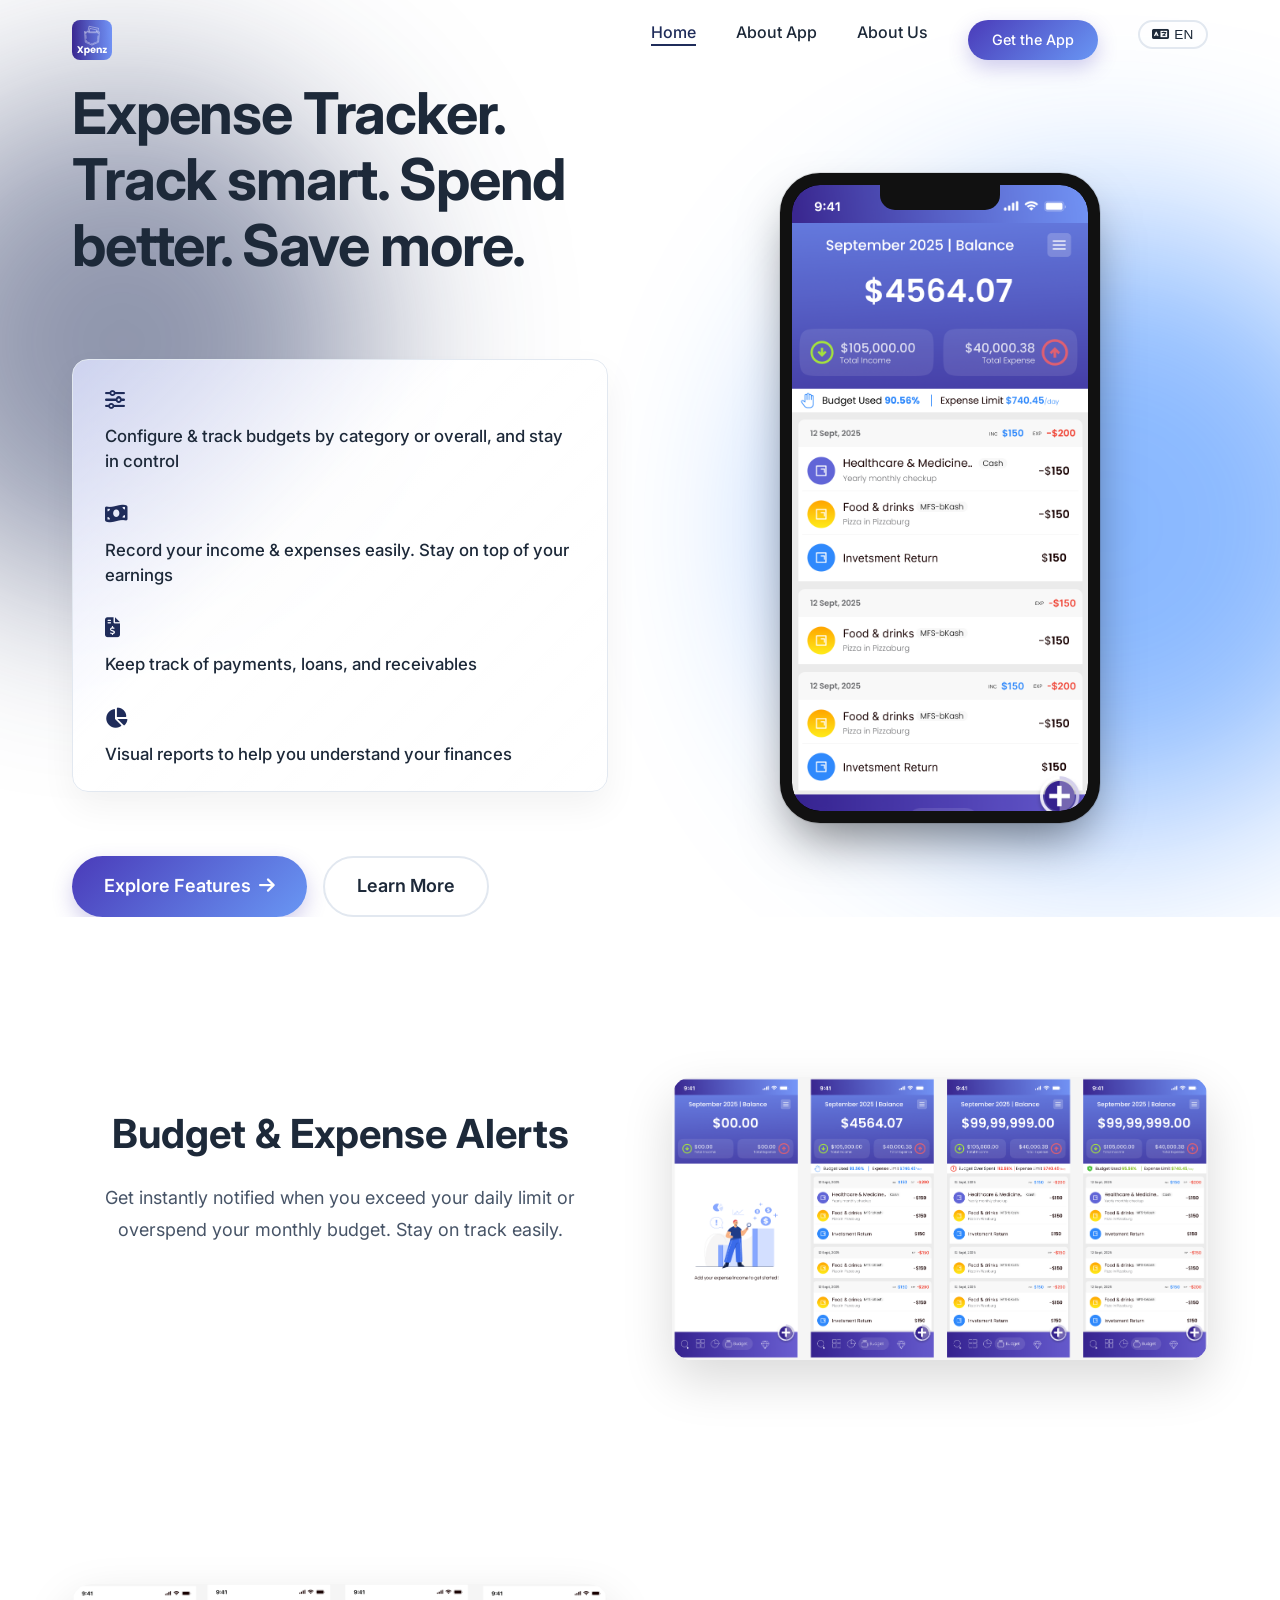
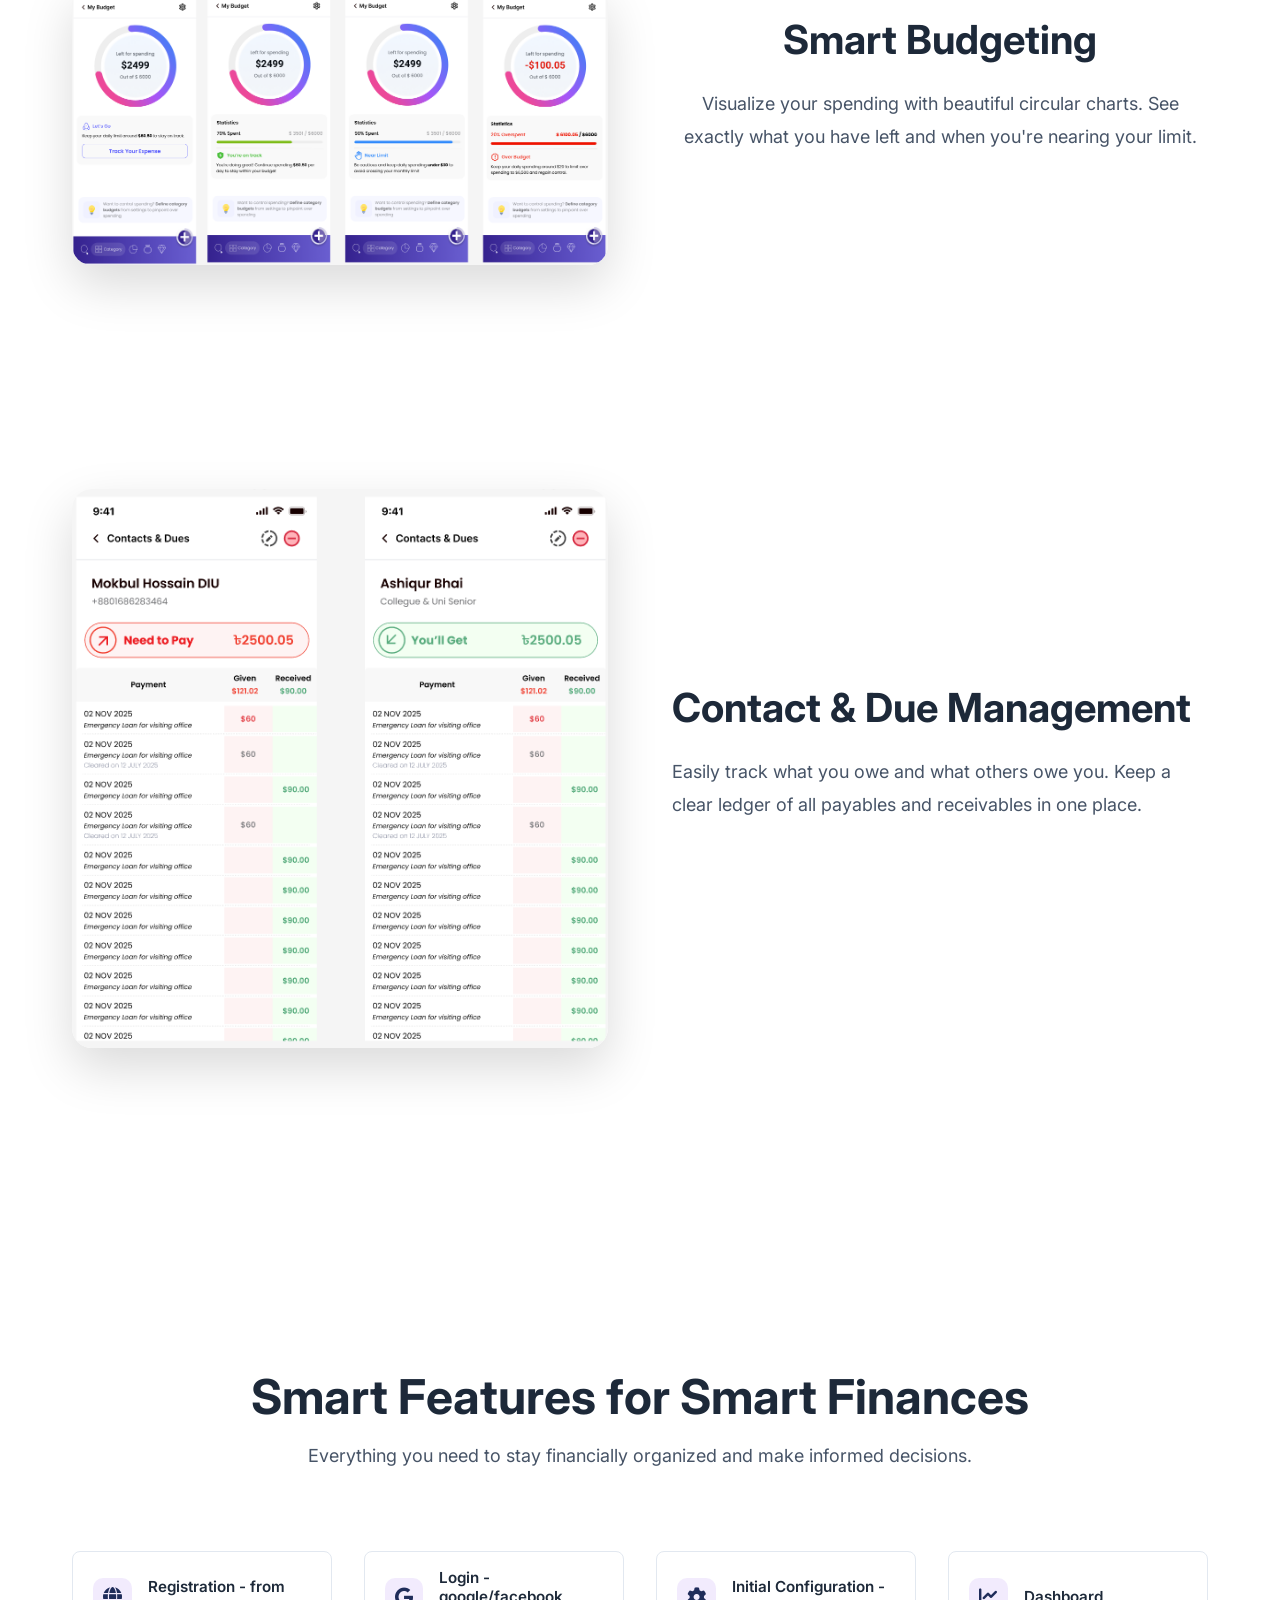
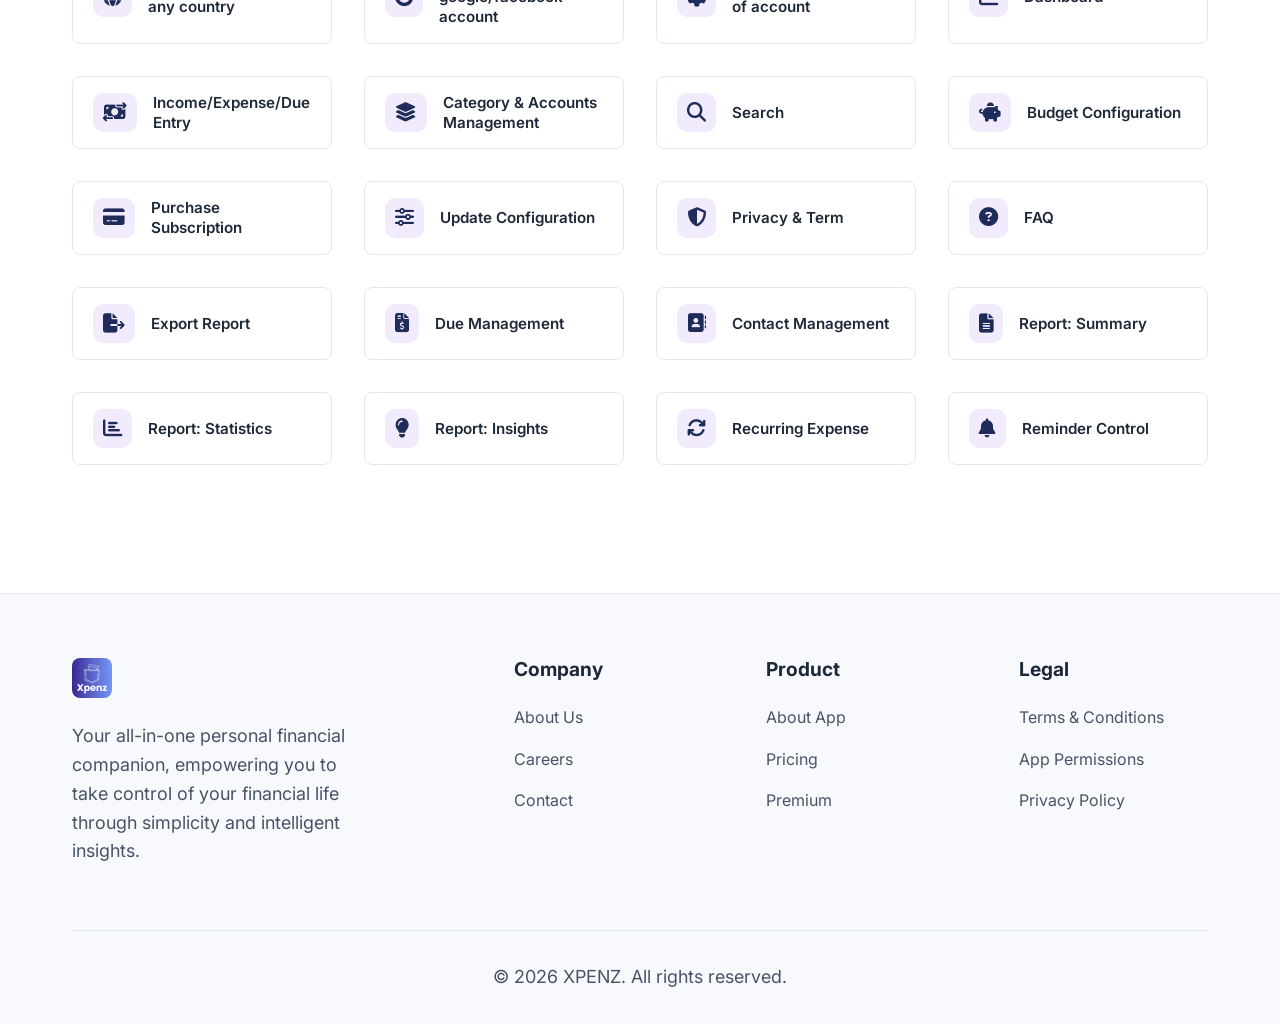
<file: index.html>
<!DOCTYPE html>
<html lang="en">

<head>
    <meta charset="UTF-8">
    <meta name="viewport" content="width=device-width, initial-scale=1.0">
    <title>Xpenz – Smart Personal Finance & Expense Tracker</title>
    <meta name="description"
        content="Xpenz is a modern personal finance and expense tracking application designed to help individuals manage their money effortlessly.">
    <link rel="icon" type="image/svg+xml" href="assets/images/logo.svg">
    <link rel="stylesheet" href="css/style.css">
    <link rel="stylesheet" href="css/mockup.css">
    <link rel="stylesheet" href="https://cdnjs.cloudflare.com/ajax/libs/font-awesome/6.4.0/css/all.min.css">
</head>

<body>

    <!-- Navigation -->
    <header>
        <div class="container nav-container">
            <a href="index.html" class="logo">
                <img src="assets/images/logo.svg" alt="Xpenz Logo" style="height: 40px; border-radius: 8px;">
            </a>
            <ul class="nav-links">
                <li><a href="index.html" class="active" data-i18n="nav_home">Home</a></li>
                <li><a href="about-app.html" data-i18n="nav_about_app">About App</a></li>
                <li><a href="about-us.html" data-i18n="nav_about_us">About Us</a></li>
                <li><a href="#download" class="btn btn-primary" style="padding: 0.5rem 1.5rem; font-size: 0.9rem;"
                        data-i18n="nav_get_app">Get the App</a></li>
                <li>
                    <button id="lang-toggle" class="btn-outline"
                        style="padding: 0.3rem 0.8rem; font-size: 0.85rem; border-radius: 20px; display: flex; align-items: center; gap: 5px; cursor: pointer; background: transparent; border: 2px solid var(--glass-border); color: var(--text-main);">
                        <i class="fa-solid fa-language"></i> <span id="lang-toggle-text">EN</span>
                    </button>
                </li>
            </ul>
            <button class="mobile-menu-btn">
                <i class="fa-solid fa-bars"></i>
            </button>
        </div>
    </header>

    <!-- Hero Section -->
    <section class="hero">
        <div class="blob blob-1"></div>
        <div class="blob blob-2"></div>

        <div class="container hero-grid">
            <div class="hero-content fade-in-up">
                <h1 data-i18n="hero_title"
                    style="font-size: clamp(2.5rem, 4.5vw, 3.8rem); line-height: 1.15; margin-bottom: 1rem; letter-spacing: -0.02em;">
                    Expense Tracker. Track smart. Spend better. Save more.</h1>

                <div class="hero-features-list-card">
                    <div class="hero-list-item">
                        <div class="icon"><i class="fa-solid fa-sliders"></i></div>
                        <p data-i18n="tagline_1">Configure & track budgets by category or overall, and stay in control
                        </p>
                    </div>
                    <div class="hero-list-item">
                        <div class="icon"><i class="fa-solid fa-money-bill-wave"></i></div>
                        <p data-i18n="tagline_2">Record your income & expenses easily. Stay on top of your earnings</p>
                    </div>
                    <div class="hero-list-item">
                        <div class="icon"><i class="fa-solid fa-file-invoice-dollar"></i></div>
                        <p data-i18n="tagline_3">Keep track of payments, loans, and receivables</p>
                    </div>
                    <div class="hero-list-item">
                        <div class="icon"><i class="fa-solid fa-chart-pie"></i></div>
                        <p data-i18n="tagline_4">Visual reports to help you understand your finances</p>
                    </div>
                </div>

                <div class="hero-buttons">
                    <a href="#features" class="btn btn-primary"><span data-i18n="btn_explore">Explore Features</span> <i
                            class="fa-solid fa-arrow-right" style="margin-left: 8px;"></i></a>
                    <a href="about-app.html" class="btn btn-outline" data-i18n="btn_learn">Learn More</a>
                </div>
            </div>
            <div class="hero-image-wrapper fade-in-up" style="transition-delay: 0.2s;">
                <div class="phone-frame">
                    <img src="assets/images/pocket-tracker.png" alt="PocketTracker Interface" class="phone-screen">
                </div>
            </div>
        </div>
    </section>

    <!-- Feature Highlights Sections -->
    <section class="highlights-section" style="padding: 4rem 0;">
        <div class="container">
            <!-- Highlight 1: Budget Alerts (Wide Image -> Text Up) -->
            <div class="feature-highlight layout-stacked fade-in-up" style="margin-bottom: 2rem;">
                <div class="highlight-content text-center"
                    style="text-align: center; max-width: 800px; margin: 0 auto 3rem auto;">
                    <h2 data-i18n="hl1_title" style="font-size: 2.5rem; margin-bottom: 1.5rem;">Budget & Expense Alerts
                    </h2>
                    <p data-i18n="hl1_desc" style="font-size: 1.125rem; color: var(--text-muted); line-height: 1.8;">Get
                        instantly notified when you exceed your daily limit or overspend your monthly budget. Stay on
                        track easily.</p>
                </div>
                <div class="highlight-image wide-image">
                    <img src="assets/images/sc1.png" alt="Budget Expense Alerts" class="feature-screenshot"
                        style="width: 100%; height: auto; border-radius: 20px; box-shadow: 0 20px 50px rgba(0,0,0,0.15);">
                </div>
            </div>



            <!-- Highlight 3: Smart Budgeting (Very Wide Image -> Text Up) -->
            <div class="feature-highlight layout-stacked fade-in-up" style="margin-bottom: 2rem;">
                <div class="highlight-content text-center"
                    style="text-align: center; max-width: 800px; margin: 0 auto 3rem auto;">
                    <h2 data-i18n="hl3_title" style="font-size: 2.5rem; margin-bottom: 1.5rem;">Smart Budgeting</h2>
                    <p data-i18n="hl3_desc" style="font-size: 1.125rem; color: var(--text-muted); line-height: 1.8;">
                        Visualize your spending with beautiful circular charts. See exactly what you have left and when
                        you're nearing your limit.</p>
                </div>
                <div class="highlight-image wide-image">
                    <img src="assets/images/sc3.png" alt="Smart Budgeting" class="feature-screenshot"
                        style="width: 100%; height: auto; border-radius: 20px; box-shadow: 0 20px 50px rgba(0,0,0,0.15);">
                </div>
            </div>

            <!-- Highlight 4: Contact & Due Management (Medium Wide Image -> Text Side) -->
            <div class="feature-highlight layout-side reverse fade-in-up"
                style="margin-bottom: 2rem; display: grid; grid-template-columns: 1fr 1fr; gap: 4rem; align-items: center;">
                <div class="highlight-image" style="order: 1; display: flex; justify-content: center;">
                    <img src="assets/images/sc4.png" alt="Contact and Due Management"
                        class="feature-screenshot shadow-img"
                        style="width: 100%; height: auto; border-radius: 20px; box-shadow: 0 20px 50px rgba(0,0,0,0.15);">
                </div>
                <div class="highlight-content" style="order: 2;">
                    <h2 data-i18n="hl4_title" style="font-size: 2.5rem; margin-bottom: 1.5rem;">Contact & Due Management
                    </h2>
                    <p data-i18n="hl4_desc" style="font-size: 1.125rem; color: var(--text-muted); line-height: 1.8;">
                        Easily track what you owe and what others owe you. Keep a clear ledger of all payables and
                        receivables in one place.</p>
                </div>
            </div>
        </div>
    </section>

    <!-- Features Section -->
    <section id="features" class="section">
        <div class="container">
            <div class="section-header fade-in-up">
                <h2 data-i18n="features_title">Smart Features for <span class="text-gradient">Smart Finances</span></h2>
                <p data-i18n="features_desc">Everything you need to stay financially organized and make informed
                    decisions.</p>
            </div>

            <div class="features-grid">
                <div class="feature-card-small fade-in-up"><i class="fa-solid fa-globe"></i>
                    <h3 data-i18n="feature_reg">Registration - from any country</h3>
                </div>
                <div class="feature-card-small fade-in-up" style="transition-delay: 0.05s;"><i
                        class="fa-brands fa-google"></i>
                    <h3 data-i18n="feature_login">Login - google/facebook account</h3>
                </div>
                <div class="feature-card-small fade-in-up" style="transition-delay: 0.1s;"><i
                        class="fa-solid fa-gear"></i>
                    <h3 data-i18n="feature_config">Initial Configuration - of account</h3>
                </div>
                <div class="feature-card-small fade-in-up" style="transition-delay: 0.15s;"><i
                        class="fa-solid fa-chart-line"></i>
                    <h3 data-i18n="feature_dash">Dashboard</h3>
                </div>
                <div class="feature-card-small fade-in-up" style="transition-delay: 0.2s;"><i
                        class="fa-solid fa-money-bill-transfer"></i>
                    <h3 data-i18n="feature_entry">Income/Expense/Due Entry</h3>
                </div>
                <div class="feature-card-small fade-in-up" style="transition-delay: 0.05s;"><i
                        class="fa-solid fa-layer-group"></i>
                    <h3 data-i18n="feature_cat">Category & Accounts Management</h3>
                </div>
                <div class="feature-card-small fade-in-up" style="transition-delay: 0.1s;"><i
                        class="fa-solid fa-magnifying-glass"></i>
                    <h3 data-i18n="feature_search">Search</h3>
                </div>
                <div class="feature-card-small fade-in-up" style="transition-delay: 0.15s;"><i
                        class="fa-solid fa-piggy-bank"></i>
                    <h3 data-i18n="feature_budget">Budget Configuration</h3>
                </div>
                <div class="feature-card-small fade-in-up" style="transition-delay: 0.2s;"><i
                        class="fa-solid fa-credit-card"></i>
                    <h3 data-i18n="feature_sub">Purchase Subscription</h3>
                </div>
                <div class="feature-card-small fade-in-up" style="transition-delay: 0.05s;"><i
                        class="fa-solid fa-sliders"></i>
                    <h3 data-i18n="feature_update">Update Configuration</h3>
                </div>
                <div class="feature-card-small fade-in-up" style="transition-delay: 0.1s;"><i
                        class="fa-solid fa-shield-halved"></i>
                    <h3 data-i18n="feature_privacy">Privacy & Term</h3>
                </div>
                <div class="feature-card-small fade-in-up" style="transition-delay: 0.15s;"><i
                        class="fa-solid fa-circle-question"></i>
                    <h3 data-i18n="feature_faq">FAQ</h3>
                </div>
                <div class="feature-card-small fade-in-up" style="transition-delay: 0.2s;"><i
                        class="fa-solid fa-file-export"></i>
                    <h3 data-i18n="feature_export">Export Report</h3>
                </div>
                <div class="feature-card-small fade-in-up" style="transition-delay: 0.05s;"><i
                        class="fa-solid fa-file-invoice-dollar"></i>
                    <h3 data-i18n="feature_due">Due Management</h3>
                </div>
                <div class="feature-card-small fade-in-up" style="transition-delay: 0.1s;"><i
                        class="fa-solid fa-address-book"></i>
                    <h3 data-i18n="feature_contact">Contact Management</h3>
                </div>
                <div class="feature-card-small fade-in-up" style="transition-delay: 0.15s;"><i
                        class="fa-solid fa-file-lines"></i>
                    <h3 data-i18n="feature_rep_sum">Report : Summary</h3>
                </div>
                <div class="feature-card-small fade-in-up" style="transition-delay: 0.2s;"><i
                        class="fa-solid fa-chart-bar"></i>
                    <h3 data-i18n="feature_rep_stat">Report : Statistics</h3>
                </div>
                <div class="feature-card-small fade-in-up" style="transition-delay: 0.05s;"><i
                        class="fa-solid fa-lightbulb"></i>
                    <h3 data-i18n="feature_rep_ins">Report : Insights</h3>
                </div>
                <div class="feature-card-small fade-in-up" style="transition-delay: 0.1s;"><i
                        class="fa-solid fa-arrows-rotate"></i>
                    <h3 data-i18n="feature_recur">Recurring Expense</h3>
                </div>
                <div class="feature-card-small fade-in-up" style="transition-delay: 0.15s;"><i
                        class="fa-solid fa-bell"></i>
                    <h3 data-i18n="feature_remind">Reminder Control</h3>
                </div>
            </div>
        </div>
    </section>

    <!-- Footer -->
    <footer>
        <div class="container">
            <div class="footer-grid">
                <div class="footer-brand">
                    <a href="index.html" class="logo">
                        <img src="assets/images/logo.svg" alt="Xpenz Logo" style="height: 40px; border-radius: 8px;">
                    </a>
                    <p data-i18n="footer_brand_desc">Your all-in-one personal financial companion, empowering you to
                        take control of your financial life through simplicity and intelligent insights.</p>
                </div>

                <div class="footer-links">
                    <h4 data-i18n="footer_company">Company</h4>
                    <ul>
                        <li><a href="about-us.html" data-i18n="nav_about_us">About Us</a></li>
                        <li><a href="#" data-i18n="footer_careers">Careers</a></li>
                        <li><a href="contact.html" data-i18n="footer_contact">Contact</a></li>
                    </ul>
                </div>

                <div class="footer-links">
                    <h4 data-i18n="footer_product">Product</h4>
                    <ul>
                        <li><a href="about-app.html" data-i18n="nav_about_app">Features</a></li>
                        <li><a href="#" data-i18n="footer_pricing">Pricing</a></li>
                        <li><a href="about-app.html#premium" data-i18n="footer_premium">Premium</a></li>
                    </ul>
                </div>

                <div class="footer-links">
                    <h4 data-i18n="footer_legal">Legal</h4>
                    <ul>
                        <li><a href="terms.html" data-i18n="footer_terms">Terms & Conditions</a></li>
                        <li><a href="permissions.html" data-i18n="footer_permissions">App Permissions</a></li>
                        <li><a href="terms.html" data-i18n="footer_privacy">Privacy Policy</a></li>
                    </ul>
                </div>
            </div>

            <div class="footer-bottom">
                <p data-i18n="footer_copyright">&copy; 2026 Xpenz. All rights reserved.</p>
            </div>
        </div>
    </footer>

    <script src="js/main.js"></script>
    <script src="js/i18n.js"></script>
</body>

</html>
</file>
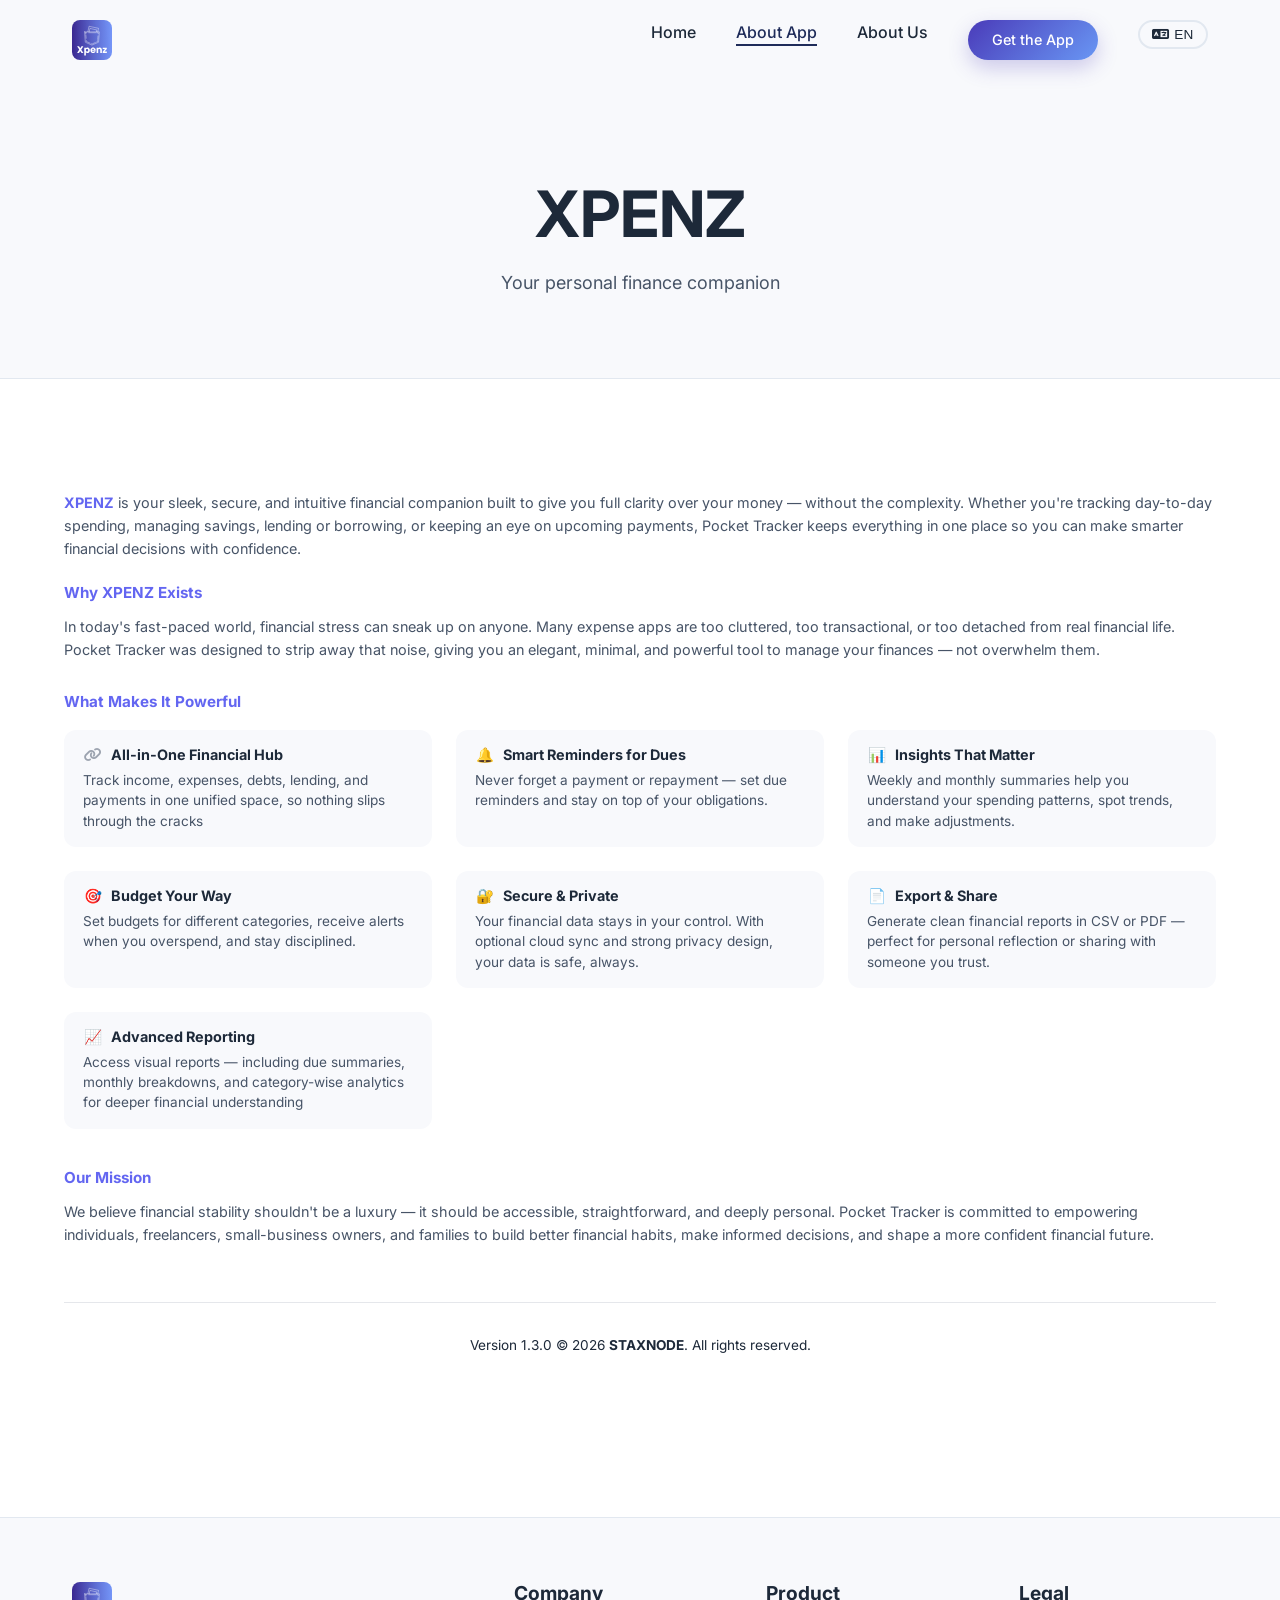
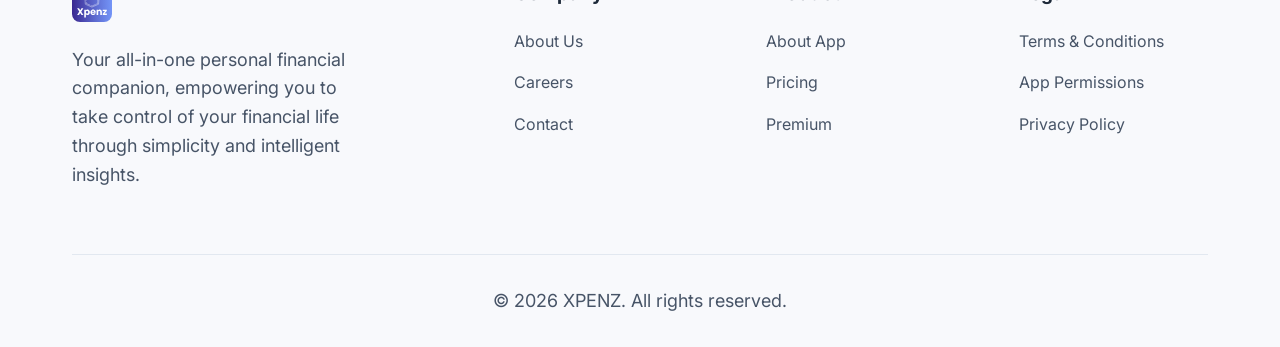
<file: about-app.html>
<!DOCTYPE html>
<html lang="en">

<head>
    <meta charset="UTF-8">
    <meta name="viewport" content="width=device-width, initial-scale=1.0">
    <title>About App - Xpenz Tracker</title>
    <link rel="icon" type="image/svg+xml" href="assets/images/logo.svg">
    <link rel="stylesheet" href="css/style.css">
    <link rel="stylesheet" href="https://cdnjs.cloudflare.com/ajax/libs/font-awesome/6.4.0/css/all.min.css">
</head>

<body>

    <!-- Navigation -->
    <header>
        <div class="container nav-container">
            <a href="index.html" class="logo">
                <img src="assets/images/logo.svg" alt="Xpenz Logo" style="height: 40px; border-radius: 8px;">
            </a>
            <ul class="nav-links">
                <li><a href="index.html" data-i18n="nav_home">Home</a></li>
                <li><a href="about-app.html" class="active" data-i18n="nav_about_app">About App</a></li>
                <li><a href="about-us.html" data-i18n="nav_about_us">About Us</a></li>
                <li><a href="#download" class="btn btn-primary" style="padding: 0.5rem 1.5rem; font-size: 0.9rem;"
                        data-i18n="nav_get_app">Get the App</a></li>
                <li>
                    <button id="lang-toggle" class="btn-outline"
                        style="padding: 0.3rem 0.8rem; font-size: 0.85rem; border-radius: 20px; display: flex; align-items: center; gap: 5px; cursor: pointer; background: transparent; border: 2px solid var(--glass-border); color: var(--text-main);">
                        <i class="fa-solid fa-language"></i> <span id="lang-toggle-text">EN</span>
                    </button>
                </li>
            </ul>
            <button class="mobile-menu-btn">
                <i class="fa-solid fa-bars"></i>
            </button>
        </div>
    </header>
    <!-- Page Header -->
    <section class="page-header">
        <div class="container fade-in-up">
            <h1 data-i18n="app_title_main"> <span class="text-gradient">About XPENZ</span></h1>
            <p style="max-width: 600px; margin: 1rem auto;" data-i18n="app_subtitle">Empowering everyone to take
                control of their financial lives through simplicity, automation, and intelligent insights.</p>
        </div>
    </section>
    <!-- Main Content (App View) -->
    <section class="section pt-0" style="padding-top: calc(var(--header-height) + 2rem); background: #ffffff;">
        <div class="container fade-in-up" style="padding: 0 1.5rem;">
            <!-- Intro Text -->
            <p style="font-size: 0.9rem; color: #475467; margin-bottom: 1.5rem; line-height: 1.6;">
                <strong style="color: #6366f1;"><span data-i18n="app_title_main">Pocket Tracker</span></strong> is your
                sleek, secure, and intuitive financial companion built to give you full clarity over your money —
                without the complexity. Whether you're tracking day-to-day spending, managing savings, lending or
                borrowing, or keeping an eye on upcoming payments, Pocket Tracker keeps everything in one place so you
                can make smarter financial decisions with confidence.
            </p>

            <!-- Why Exists -->
            <h3 style="color: #6366f1; font-size: 0.95rem; margin-bottom: 0.8rem; font-weight: 700; font-family: var(--font-heading);"
                data-i18n="app_why_title">Why Pocket Tracker Exists</h3>
            <p style="font-size: 0.9rem; color: #475467; margin-bottom: 2rem; line-height: 1.6;">
                In today's fast-paced world, financial stress can sneak up on anyone. Many expense apps are too
                cluttered, too transactional, or too detached from real financial life. Pocket Tracker was designed to
                strip away that noise, giving you an elegant, minimal, and powerful tool to manage your finances — not
                overwhelm them.
            </p>

            <!-- What Makes It Powerful -->
            <h3 style="color: #6366f1; font-size: 0.95rem; margin-bottom: 1.2rem; font-weight: 700; font-family: var(--font-heading);"
                data-i18n="app_powerful_title">What Makes It Powerful</h3>

            <div
                style="display: grid; grid-template-columns: repeat(auto-fill, minmax(320px, 1fr)); gap: 1.5rem; margin-bottom: 2.5rem;">
                <!-- Card 1 -->
                <div style="background: #F8F9FC; border-radius: 12px; padding: 1rem 1.2rem;">
                    <h4
                        style="font-size: 0.9rem; color: #1D2939; margin-bottom: 0.4rem; font-weight: 700; display: flex; align-items: center; gap: 0.5rem;">
                        <i class="fa-solid fa-link" style="color: #9CA3AF; width: 20px; text-align: center;"></i> <span
                            data-i18n="app_feature1_title">All-in-One Financial Hub</span>
                    </h4>
                    <p style="font-size: 0.85rem; color: #475467; margin: 0; line-height: 1.5;"
                        data-i18n="app_feature1_desc">Track income, expenses, debts, lending, and payments in one
                        unified space, so nothing slips through the cracks</p>
                </div>

                <!-- Card 2 -->
                <div style="background: #F8F9FC; border-radius: 12px; padding: 1rem 1.2rem;">
                    <h4
                        style="font-size: 0.9rem; color: #1D2939; margin-bottom: 0.4rem; font-weight: 700; display: flex; align-items: center; gap: 0.5rem;">
                        <span style="width: 20px; text-align: center; display: inline-block;">🔔</span> <span
                            data-i18n="app_feature2_title">Smart Reminders for Dues</span>
                    </h4>
                    <p style="font-size: 0.85rem; color: #475467; margin: 0; line-height: 1.5;">Never forget a payment
                        or repayment — set due reminders and stay on top of your obligations.</p>
                </div>

                <!-- Card 3 -->
                <div style="background: #F8F9FC; border-radius: 12px; padding: 1rem 1.2rem;">
                    <h4
                        style="font-size: 0.9rem; color: #1D2939; margin-bottom: 0.4rem; font-weight: 700; display: flex; align-items: center; gap: 0.5rem;">
                        <span style="width: 20px; text-align: center; display: inline-block;">📊</span> <span
                            data-i18n="app_feature3_title">Insights That Matter</span>
                    </h4>
                    <p style="font-size: 0.85rem; color: #475467; margin: 0; line-height: 1.5;"
                        data-i18n="app_feature3_desc">Weekly and monthly summaries help you understand your spending
                        patterns, spot trends, and make adjustments.</p>
                </div>

                <!-- Card 4 -->
                <div style="background: #F8F9FC; border-radius: 12px; padding: 1rem 1.2rem;">
                    <h4
                        style="font-size: 0.9rem; color: #1D2939; margin-bottom: 0.4rem; font-weight: 700; display: flex; align-items: center; gap: 0.5rem;">
                        <span style="width: 20px; text-align: center; display: inline-block;">🎯</span> <span
                            data-i18n="app_feature4_title">Budget Your Way</span>
                    </h4>
                    <p style="font-size: 0.85rem; color: #475467; margin: 0; line-height: 1.5;"
                        data-i18n="app_feature4_desc">Set budgets for different categories, receive alerts when you
                        overspend, and stay disciplined.</p>
                </div>

                <!-- Card 5 -->
                <div style="background: #F8F9FC; border-radius: 12px; padding: 1rem 1.2rem;">
                    <h4
                        style="font-size: 0.9rem; color: #1D2939; margin-bottom: 0.4rem; font-weight: 700; display: flex; align-items: center; gap: 0.5rem;">
                        <span style="width: 20px; text-align: center; display: inline-block;">🔐</span> <span
                            data-i18n="app_feature5_title">Secure & Private</span>
                    </h4>
                    <p style="font-size: 0.85rem; color: #475467; margin: 0; line-height: 1.5;"
                        data-i18n="app_feature5_desc">Your financial data stays in your control. With optional cloud
                        sync and strong privacy design, your data is safe, always.</p>
                </div>

                <!-- Card 6 -->
                <div style="background: #F8F9FC; border-radius: 12px; padding: 1rem 1.2rem;">
                    <h4
                        style="font-size: 0.9rem; color: #1D2939; margin-bottom: 0.4rem; font-weight: 700; display: flex; align-items: center; gap: 0.5rem;">
                        <span style="width: 20px; text-align: center; display: inline-block;">📄</span> <span
                            data-i18n="app_feature6_title">Export & Share</span>
                    </h4>
                    <p style="font-size: 0.85rem; color: #475467; margin: 0; line-height: 1.5;">Generate clean financial
                        reports in CSV or PDF — perfect for personal reflection or sharing with someone you trust.</p>
                </div>

                <!-- Card 7 -->
                <div style="background: #F8F9FC; border-radius: 12px; padding: 1rem 1.2rem;">
                    <h4
                        style="font-size: 0.9rem; color: #1D2939; margin-bottom: 0.4rem; font-weight: 700; display: flex; align-items: center; gap: 0.5rem;">
                        <span style="width: 20px; text-align: center; display: inline-block;">📈</span> <span
                            data-i18n="app_feature7_title">Advanced Reporting</span>
                    </h4>
                    <p style="font-size: 0.85rem; color: #475467; margin: 0; line-height: 1.5;">Access visual reports —
                        including due summaries, monthly breakdowns, and category-wise analytics for deeper financial
                        understanding</p>
                </div>
            </div>

            <!-- Our Mission -->
            <h3 style="color: #6366f1; font-size: 0.95rem; margin-bottom: 0.8rem; font-weight: 700; font-family: var(--font-heading);"
                data-i18n="app_mission_title">Our Mission</h3>
            <p style="font-size: 0.9rem; color: #475467; margin-bottom: 3.5rem; line-height: 1.6;">
                We believe financial stability shouldn't be a luxury — it should be accessible, straightforward, and
                deeply personal. Pocket Tracker is committed to empowering individuals, freelancers, small-business
                owners, and families to build better financial habits, make informed decisions, and shape a more
                confident financial future.
            </p>

            <!-- Footer -->
            <div style="text-align: center; border-top: 1px solid #E5E7EB; padding-top: 2rem; padding-bottom: 2rem;">
                <p style="font-size: 0.85rem; color: #1D2939; margin: 0;">Version 1.3.0 &copy; 2026
                    <strong>STAXNODE</strong>. All rights reserved.
                </p>
            </div>

        </div>
    </section>

    <!-- Footer -->
    <footer>
        <div class="container">
            <div class="footer-grid">
                <div class="footer-brand">
                    <a href="index.html" class="logo">
                        <img src="assets/images/logo.svg" alt="Xpenz Logo" style="height: 40px; border-radius: 8px;">
                    </a>
                    <p data-i18n="footer_brand_desc">Your all-in-one personal financial companion, empowering you to
                        take control of your financial life through simplicity and intelligent insights.</p>
                </div>

                <div class="footer-links">
                    <h4 data-i18n="footer_company">Company</h4>
                    <ul>
                        <li><a href="about-us.html" data-i18n="nav_about_us">About Us</a></li>
                        <li><a href="#" data-i18n="footer_careers">Careers</a></li>
                        <li><a href="contact.html" data-i18n="footer_contact">Contact</a></li>
                    </ul>
                </div>

                <div class="footer-links">
                    <h4 data-i18n="footer_product">Product</h4>
                    <ul>
                        <li><a href="about-app.html" data-i18n="nav_about_app">Features</a></li>
                        <li><a href="#" data-i18n="footer_pricing">Pricing</a></li>
                        <li><a href="about-app.html#premium" data-i18n="footer_premium">Premium</a></li>
                    </ul>
                </div>

                <div class="footer-links">
                    <h4 data-i18n="footer_legal">Legal</h4>
                    <ul>
                        <li><a href="terms.html" data-i18n="footer_terms">Terms & Conditions</a></li>
                        <li><a href="permissions.html" data-i18n="footer_permissions">App Permissions</a></li>
                        <li><a href="terms.html" data-i18n="footer_privacy">Privacy Policy</a></li>
                    </ul>
                </div>
            </div>
            <div class="footer-bottom">
                <p data-i18n="footer_copyright">&copy; 2026 Xpenz. All rights reserved.</p>
            </div>
        </div>
    </footer>

    <script src="js/i18n.js"></script>
    <script src="js/main.js"></script>
</body>

</html>
</file>
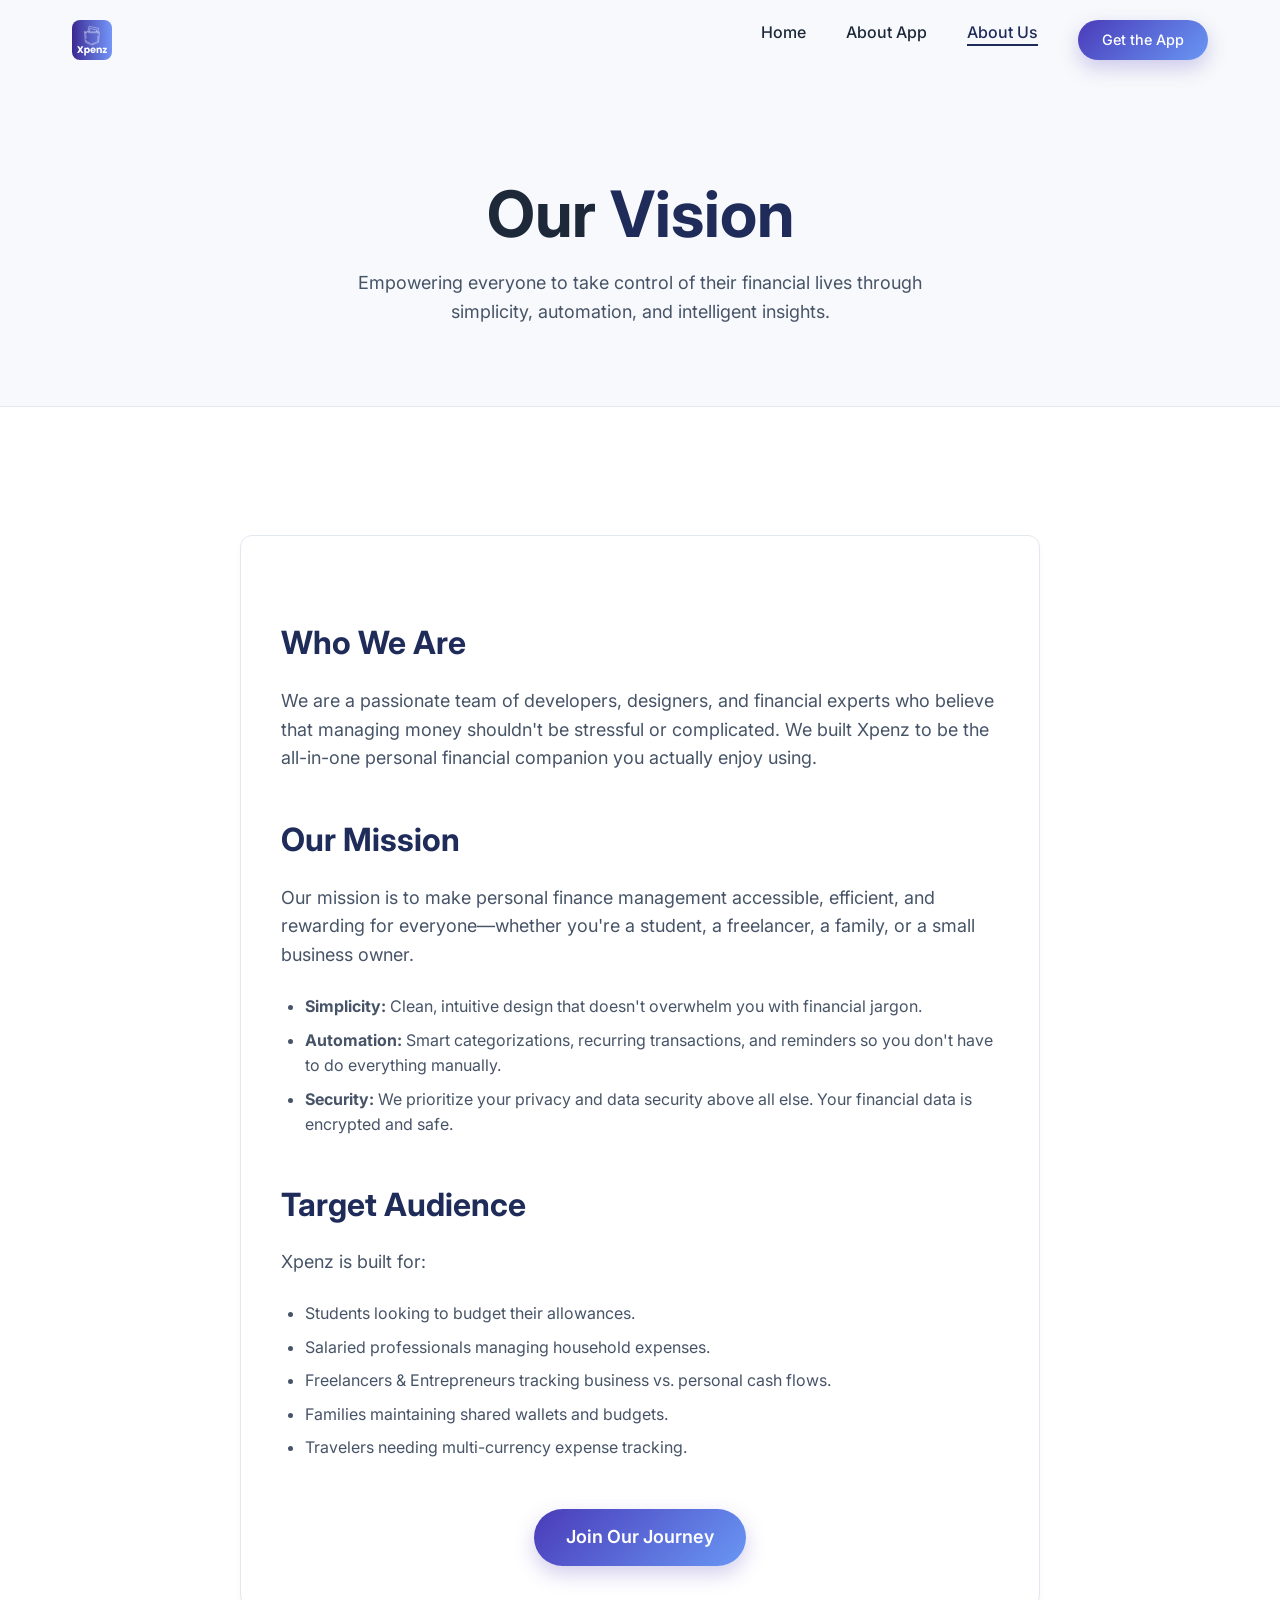
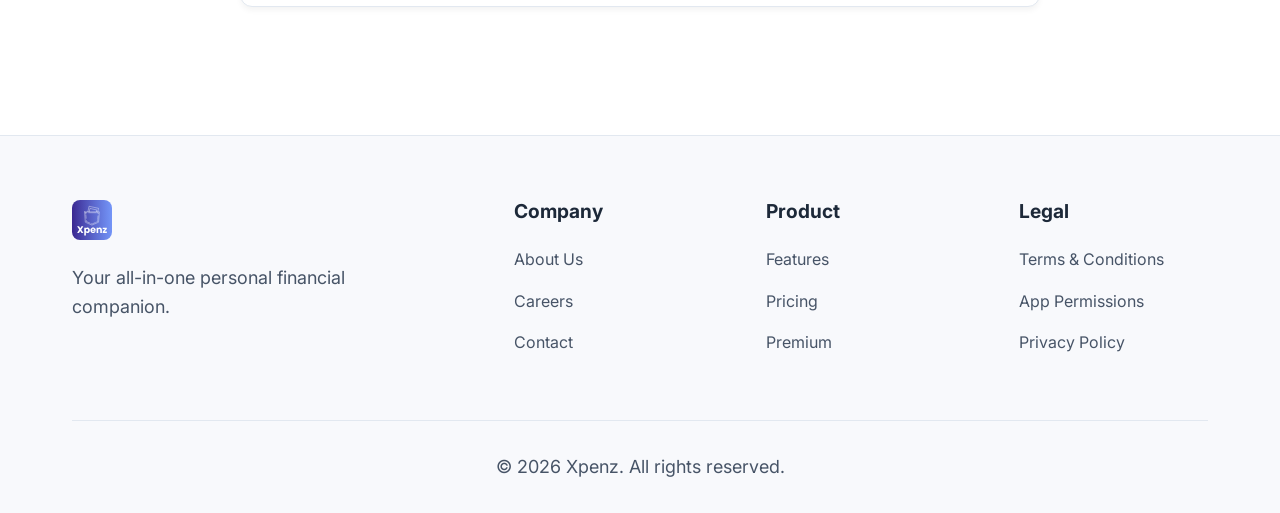
<file: about-us.html>
<!DOCTYPE html>
<html lang="en">
<head>
    <meta charset="UTF-8">
    <meta name="viewport" content="width=device-width, initial-scale=1.0">
    <title>About Us - Xpenz Tracker</title>
    <link rel="icon" type="image/svg+xml" href="assets/images/logo.svg">
    <link rel="stylesheet" href="css/style.css">
    <link rel="stylesheet" href="https://cdnjs.cloudflare.com/ajax/libs/font-awesome/6.4.0/css/all.min.css">
</head>
<body>

    <!-- Navigation -->
    <header>
        <div class="container nav-container">
            <a href="index.html" class="logo">
                <img src="assets/images/logo.svg" alt="Xpenz Logo" style="height: 40px; border-radius: 8px;">
            </a>
            <ul class="nav-links">
                <li><a href="index.html">Home</a></li>
                <li><a href="about-app.html">About App</a></li>
                <li><a href="about-us.html" class="active">About Us</a></li>
                <li><a href="#download" class="btn btn-primary" style="padding: 0.5rem 1.5rem; font-size: 0.9rem;">Get the App</a></li>
            </ul>
            <button class="mobile-menu-btn">
                <i class="fa-solid fa-bars"></i>
            </button>
        </div>
    </header>

    <!-- Page Header -->
    <section class="page-header">
        <div class="container fade-in-up">
            <h1>Our <span class="text-gradient">Vision</span></h1>
            <p style="max-width: 600px; margin: 1rem auto;">Empowering everyone to take control of their financial lives through simplicity, automation, and intelligent insights.</p>
        </div>
    </section>

    <!-- Main Content -->
    <section class="section pt-0">
        <div class="container">
            <div class="glass-panel content-block fade-in-up">
                
                <h2 class="text-gradient">Who We Are</h2>
                <p>We are a passionate team of developers, designers, and financial experts who believe that managing money shouldn't be stressful or complicated. We built Xpenz to be the all-in-one personal financial companion you actually enjoy using.</p>
                
                <h2 class="text-gradient">Our Mission</h2>
                <p>Our mission is to make personal finance management accessible, efficient, and rewarding for everyone—whether you're a student, a freelancer, a family, or a small business owner.</p>
                
                <ul>
                    <li><strong>Simplicity:</strong> Clean, intuitive design that doesn't overwhelm you with financial jargon.</li>
                    <li><strong>Automation:</strong> Smart categorizations, recurring transactions, and reminders so you don't have to do everything manually.</li>
                    <li><strong>Security:</strong> We prioritize your privacy and data security above all else. Your financial data is encrypted and safe.</li>
                </ul>

                <h2 class="text-gradient">Target Audience</h2>
                <p>Xpenz is built for:</p>
                <ul>
                    <li>Students looking to budget their allowances.</li>
                    <li>Salaried professionals managing household expenses.</li>
                    <li>Freelancers & Entrepreneurs tracking business vs. personal cash flows.</li>
                    <li>Families maintaining shared wallets and budgets.</li>
                    <li>Travelers needing multi-currency expense tracking.</li>
                </ul>

                <div style="margin-top: 3rem; text-align: center;">
                    <a href="index.html" class="btn btn-primary">Join Our Journey</a>
                </div>
            </div>
        </div>
    </section>

    <!-- Footer -->
    <footer>
        <div class="container">
            <div class="footer-grid">
                <div class="footer-brand">
                    <a href="index.html" class="logo">
                        <img src="assets/images/logo.svg" alt="Xpenz Logo" style="height: 40px; border-radius: 8px;">
                    </a>
                    <p>Your all-in-one personal financial companion.</p>
                </div>
                
                <div class="footer-links">
                    <h4>Company</h4>
                    <ul>
                        <li><a href="about-us.html">About Us</a></li>
                        <li><a href="#">Careers</a></li>
                        <li><a href="#">Contact</a></li>
                    </ul>
                </div>
                
                <div class="footer-links">
                    <h4>Product</h4>
                    <ul>
                        <li><a href="about-app.html">Features</a></li>
                        <li><a href="#">Pricing</a></li>
                        <li><a href="about-app.html#premium">Premium</a></li>
                    </ul>
                </div>
                
                <div class="footer-links">
                    <h4>Legal</h4>
                    <ul>
                        <li><a href="terms.html">Terms & Conditions</a></li>
                        <li><a href="permissions.html">App Permissions</a></li>
                        <li><a href="terms.html">Privacy Policy</a></li>
                    </ul>
                </div>
            </div>
            <div class="footer-bottom">
                <p>&copy; 2026 Xpenz. All rights reserved.</p>
            </div>
        </div>
    </footer>

    <script src="js/main.js"></script>
</body>
</html>
</file>
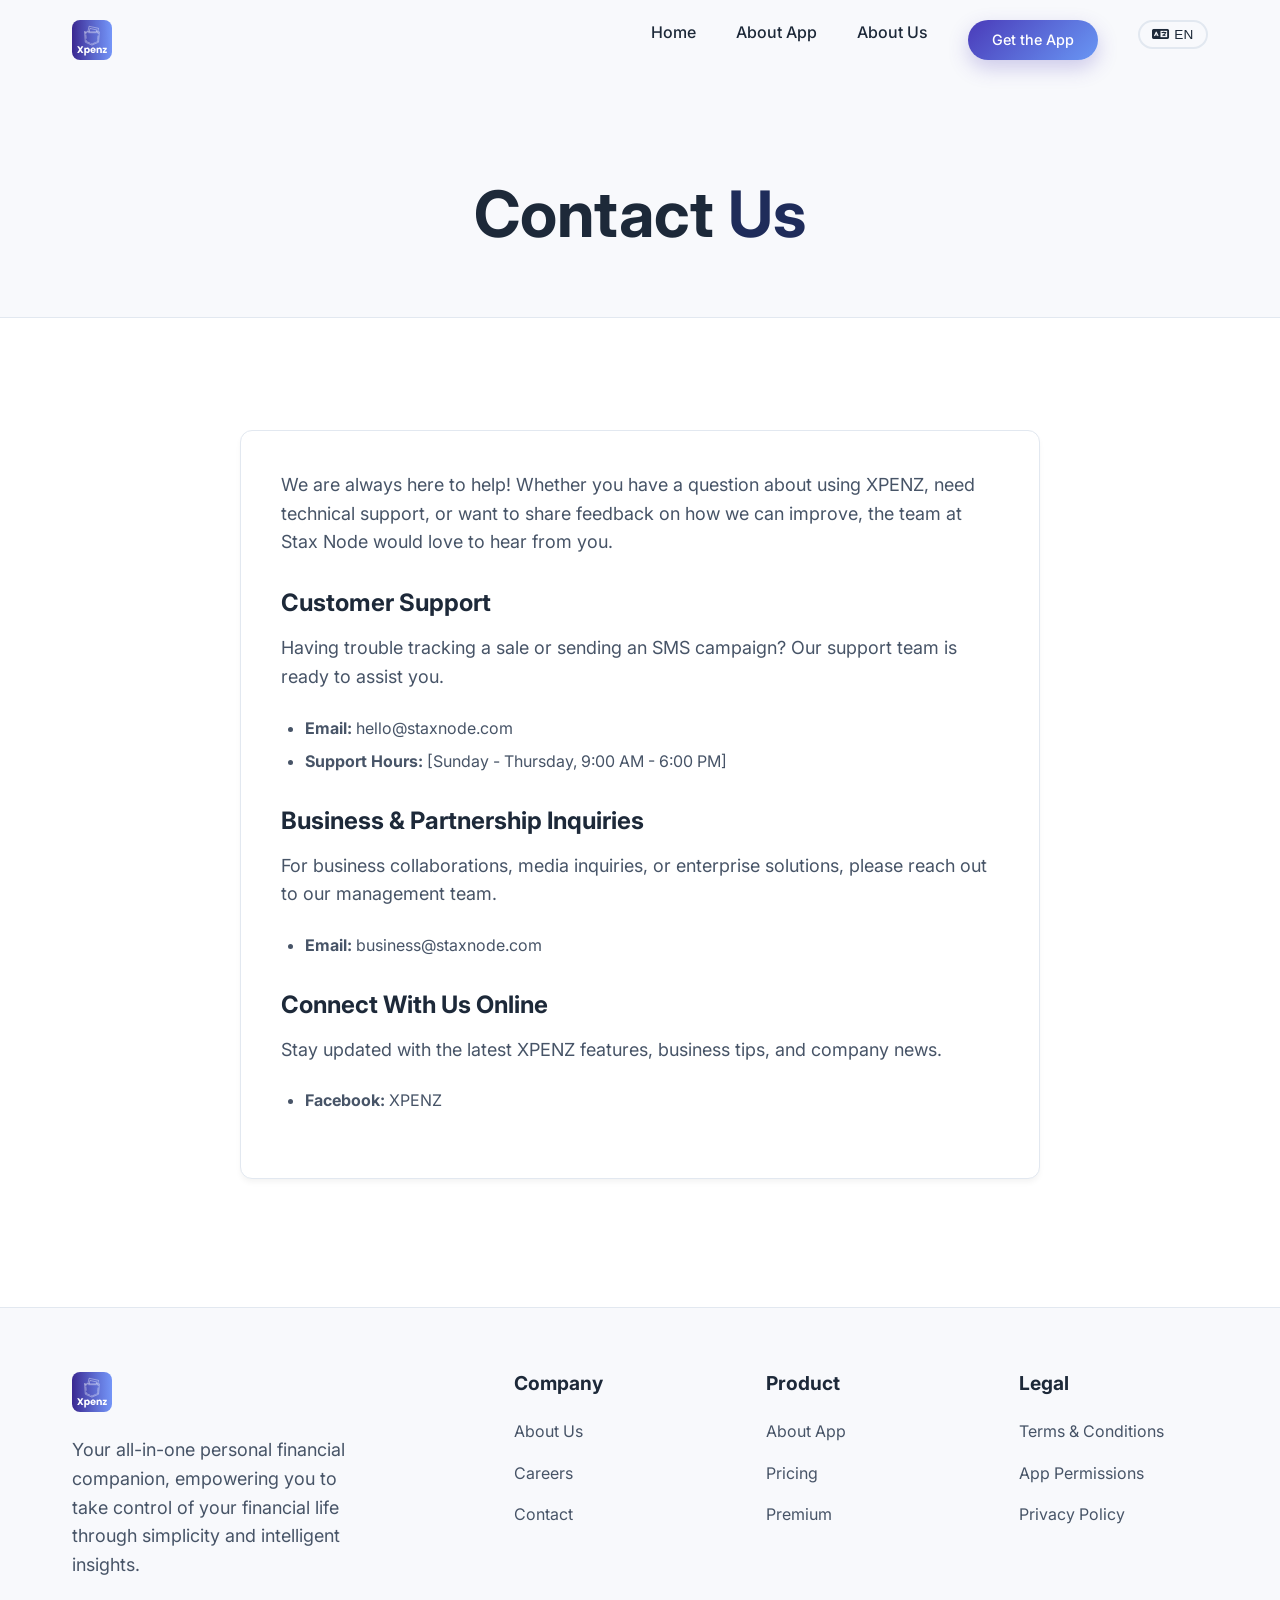
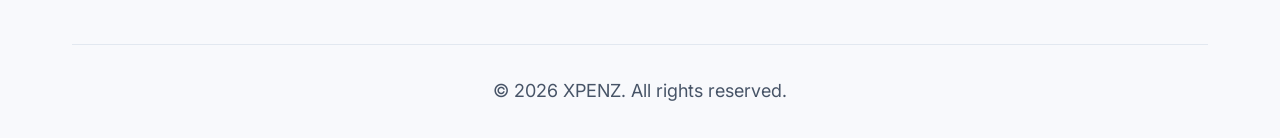
<file: contact.html>
<!DOCTYPE html>
<html lang="en">
<head>
    <meta charset="UTF-8">
    <meta name="viewport" content="width=device-width, initial-scale=1.0">
    <title>Contact Us - Xpenz</title>
    <link rel="icon" type="image/svg+xml" href="assets/images/logo.svg">
    <link rel="stylesheet" href="css/style.css">
    <link rel="stylesheet" href="https://cdnjs.cloudflare.com/ajax/libs/font-awesome/6.4.0/css/all.min.css">
</head>
<body>

    <!-- Navigation -->
    <header>
        <div class="container nav-container">
            <a href="index.html" class="logo">
                <img src="assets/images/logo.svg" alt="Xpenz Logo" style="height: 40px; border-radius: 8px;">
            </a>
            <ul class="nav-links">
                <li><a href="index.html" data-i18n="nav_home">Home</a></li>
                <li><a href="about-app.html" data-i18n="nav_about_app">About App</a></li>
                <li><a href="about-us.html" data-i18n="nav_about_us">About Us</a></li>
                <li><a href="#download" class="btn btn-primary" style="padding: 0.5rem 1.5rem; font-size: 0.9rem;" data-i18n="nav_get_app">Get the App</a></li>
                <li>
                    <button id="lang-toggle" class="btn-outline" style="padding: 0.3rem 0.8rem; font-size: 0.85rem; border-radius: 20px; display: flex; align-items: center; gap: 5px; cursor: pointer; background: transparent; border: 2px solid var(--glass-border); color: var(--text-main);">
                        <i class="fa-solid fa-language"></i> <span id="lang-toggle-text">EN</span>
                    </button>
                </li>
            </ul>
            <button class="mobile-menu-btn">
                <i class="fa-solid fa-bars"></i>
            </button>
        </div>
    </header>

    <!-- Page Header -->
    <section class="page-header">
        <div class="container fade-in-up">
            <h1 data-i18n="contact_title">Contact <span class="text-gradient">Us</span></h1>
        </div>
    </section>

    <!-- Main Content -->
    <section class="section pt-0" style="padding-top: calc(var(--header-height) + 2rem); background: #ffffff;">
        <div class="container">
            <div class="glass-panel content-block fade-in-up">
                
                <p data-i18n="contact_intro">We are always here to help! Whether you have a question about using Xpenz, need technical support, or want to share feedback on how we can improve, the team at Stax Node would love to hear from you.</p>

                <h3 style="margin-top: 2rem;" data-i18n="contact_support_title">Customer Support</h3>
                <p data-i18n="contact_support_desc">Having trouble tracking a sale or sending an SMS campaign? Our support team is ready to assist you.</p>
                <ul>
                    <li data-i18n="contact_support_email"><strong>Email:</strong> hello@xpenz.com</li>
                    <li data-i18n="contact_support_hours"><strong>Support Hours:</strong> [Sunday - Thursday, 9:00 AM - 6:00 PM]</li>
                </ul>

                <h3 style="margin-top: 2rem;" data-i18n="contact_biz_title">Business & Partnership Inquiries</h3>
                <p data-i18n="contact_biz_desc">For business collaborations, media inquiries, or enterprise solutions, please reach out to our management team.</p>
                <ul>
                    <li data-i18n="contact_biz_email"><strong>Email:</strong> business@xpenz.com</li>
                </ul>

                <h3 style="margin-top: 2rem;" data-i18n="contact_social_title">Connect With Us Online</h3>
                <p data-i18n="contact_social_desc">Stay updated with the latest Xpenz features, business tips, and company news.</p>
                <ul>
                    <li data-i18n="contact_social_fb"><strong>Facebook:</strong> Xpenz</li>
                </ul>

            </div>
        </div>
    </section>

    <!-- Footer -->
    <footer>
        <div class="container">
            <div class="footer-grid">
                <div class="footer-brand">
                    <a href="index.html" class="logo">
                        <img src="assets/images/logo.svg" alt="Xpenz Logo" style="height: 40px; border-radius: 8px;">
                    </a>
                    <p data-i18n="footer_brand_desc">Your all-in-one personal financial companion, empowering you to take control of your financial life through simplicity and intelligent insights.</p>
                </div>
                
                <div class="footer-links">
                    <h4 data-i18n="footer_company">Company</h4>
                    <ul>
                        <li><a href="about-us.html" data-i18n="nav_about_us">About Us</a></li>
                        <li><a href="#" data-i18n="footer_careers">Careers</a></li>
                        <li><a href="contact.html" data-i18n="footer_contact">Contact</a></li>
                    </ul>
                </div>
                
                <div class="footer-links">
                    <h4 data-i18n="footer_product">Product</h4>
                    <ul>
                        <li><a href="about-app.html" data-i18n="nav_about_app">Features</a></li>
                        <li><a href="#" data-i18n="footer_pricing">Pricing</a></li>
                        <li><a href="about-app.html#premium" data-i18n="footer_premium">Premium</a></li>
                    </ul>
                </div>
                
                <div class="footer-links">
                    <h4 data-i18n="footer_legal">Legal</h4>
                    <ul>
                        <li><a href="terms.html" data-i18n="footer_terms">Terms & Conditions</a></li>
                        <li><a href="permissions.html" data-i18n="footer_permissions">App Permissions</a></li>
                        <li><a href="terms.html" data-i18n="footer_privacy">Privacy Policy</a></li>
                    </ul>
                </div>
            </div>
            <div class="footer-bottom">
                <p data-i18n="footer_copyright">&copy; 2026 Xpenz. All rights reserved.</p>
            </div>
        </div>
    </footer>

    <script src="js/i18n.js"></script>
    <script src="js/main.js"></script>
</body>
</html>
</file>
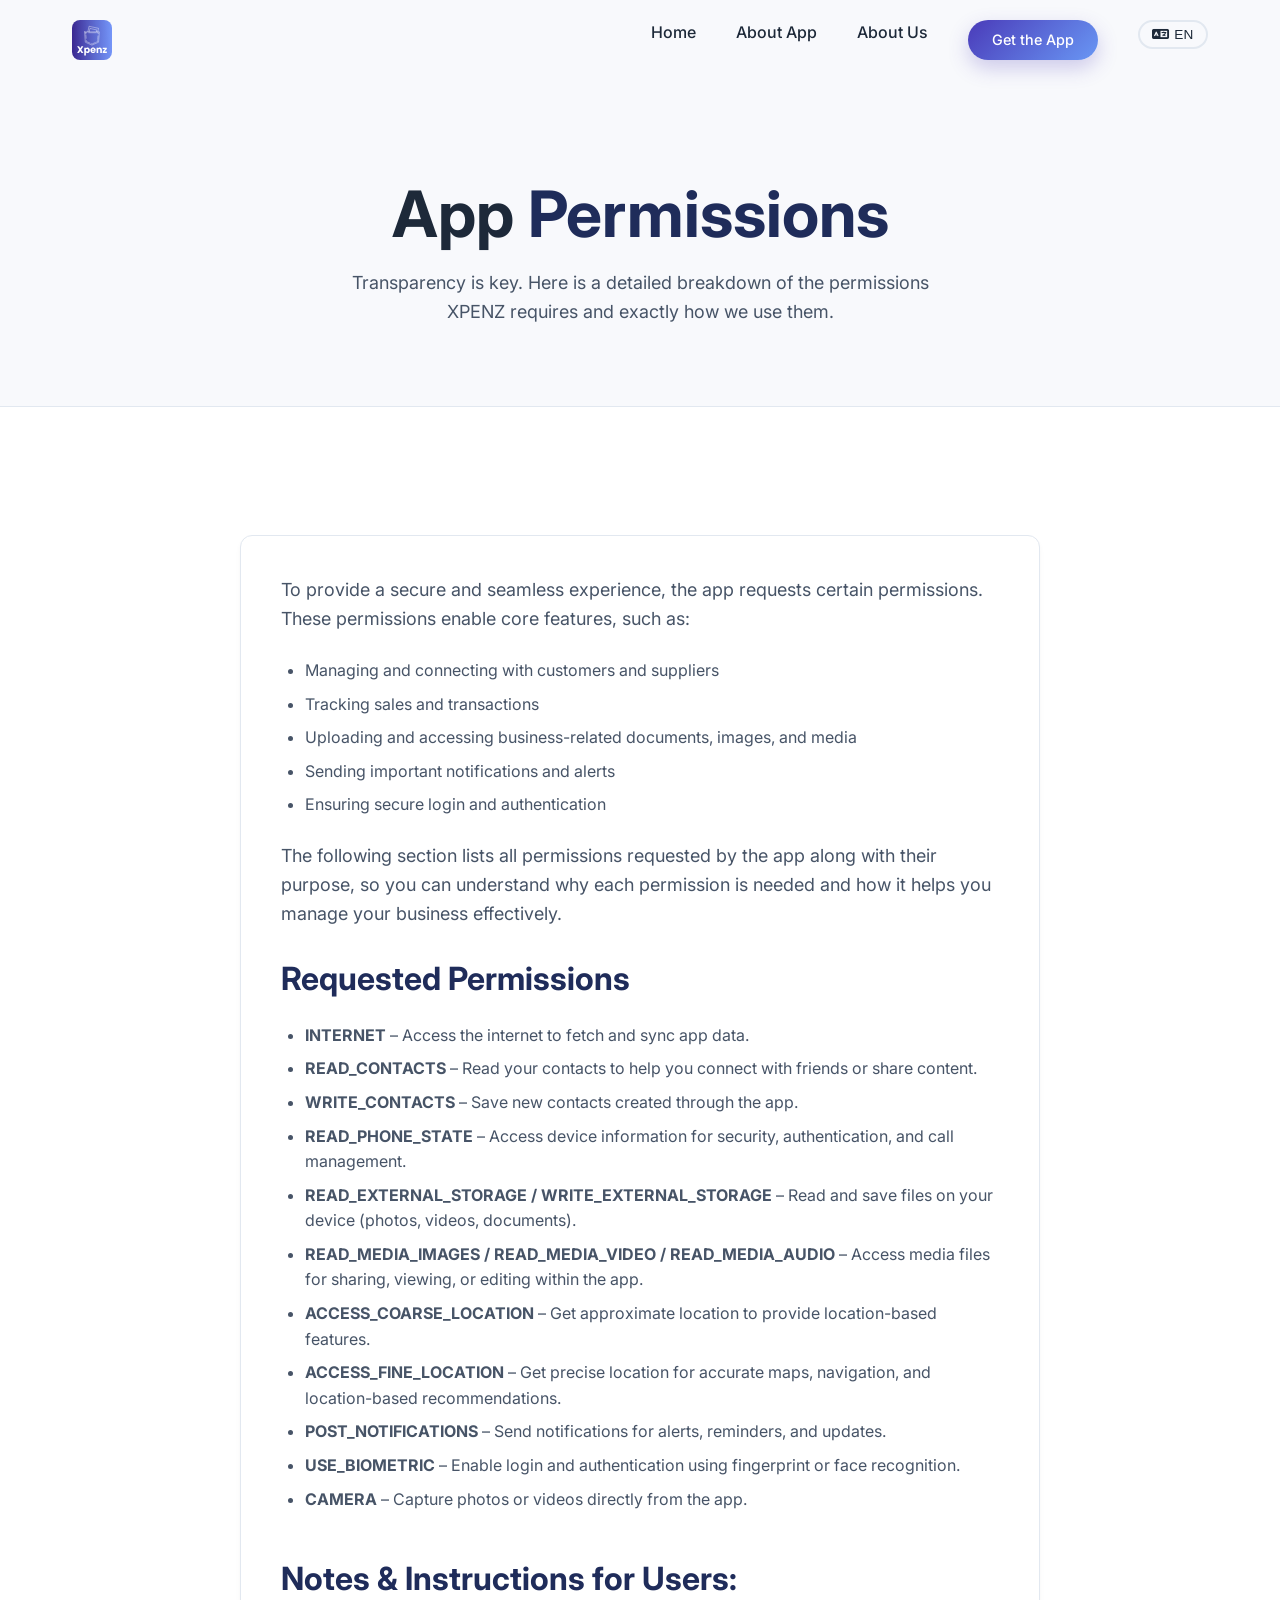
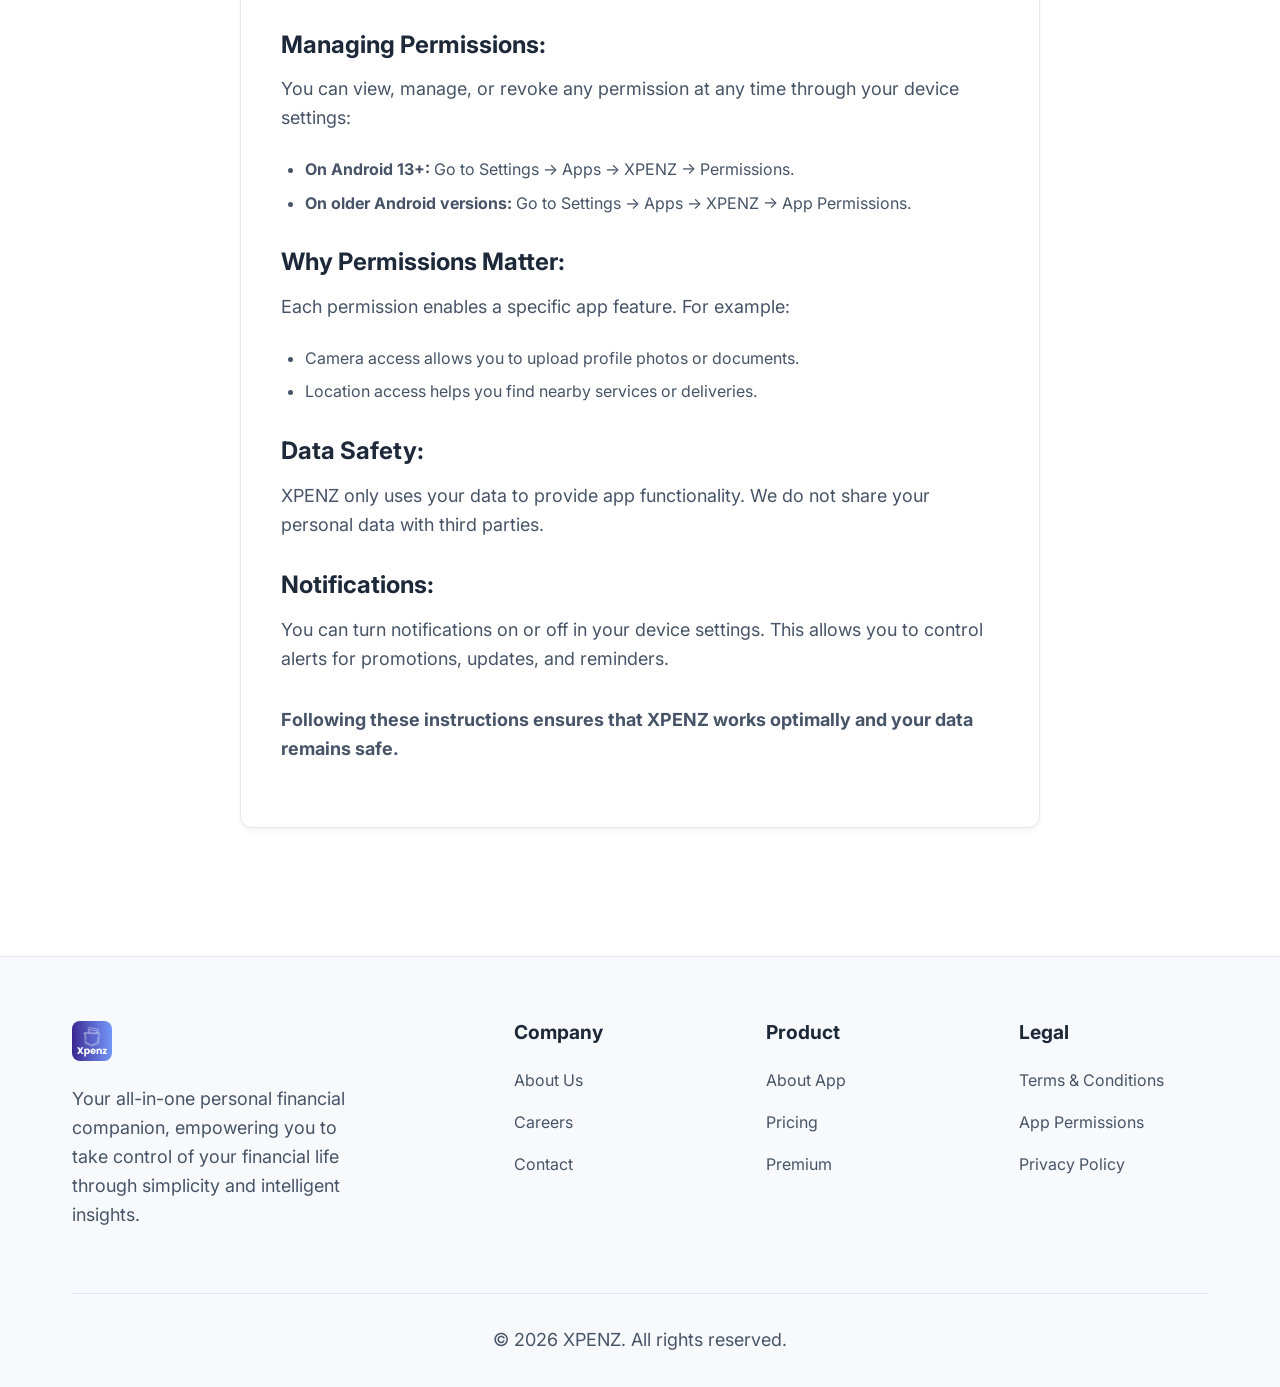
<file: permissions.html>
<!DOCTYPE html>
<html lang="en">
<head>
    <meta charset="UTF-8">
    <meta name="viewport" content="width=device-width, initial-scale=1.0">
    <title>App Permissions - Xpenz Tracker</title>
    <link rel="icon" type="image/svg+xml" href="assets/images/logo.svg">
    <link rel="stylesheet" href="css/style.css">
    <link rel="stylesheet" href="https://cdnjs.cloudflare.com/ajax/libs/font-awesome/6.4.0/css/all.min.css">
</head>
<body>

    <!-- Navigation -->
    <header>
        <div class="container nav-container">
            <a href="index.html" class="logo">
                <img src="assets/images/logo.svg" alt="Xpenz Logo" style="height: 40px; border-radius: 8px;">
            </a>
            <ul class="nav-links">
                <li><a href="index.html" data-i18n="nav_home">Home</a></li>
                <li><a href="about-app.html" data-i18n="nav_about_app">About App</a></li>
                <li><a href="about-us.html" data-i18n="nav_about_us">About Us</a></li>
                <li><a href="#download" class="btn btn-primary" style="padding: 0.5rem 1.5rem; font-size: 0.9rem;" data-i18n="nav_get_app">Get the App</a></li>
                <li>
                    <button id="lang-toggle" class="btn-outline" style="padding: 0.3rem 0.8rem; font-size: 0.85rem; border-radius: 20px; display: flex; align-items: center; gap: 5px; cursor: pointer; background: transparent; border: 2px solid var(--glass-border); color: var(--text-main);">
                        <i class="fa-solid fa-language"></i> <span id="lang-toggle-text">EN</span>
                    </button>
                </li>
            </ul>
            <button class="mobile-menu-btn">
                <i class="fa-solid fa-bars"></i>
            </button>
        </div>
    </header>

    <!-- Page Header -->
    <section class="page-header">
        <div class="container fade-in-up">
            <h1 data-i18n="perm_title">App <span class="text-gradient">Permissions</span></h1>
            <p style="max-width: 600px; margin: 1rem auto;" data-i18n="perm_subtitle">Transparency is key. Here is a detailed breakdown of the permissions Xpenz requires and exactly how we use them.</p>
        </div>
    </section>

    <!-- Main Content -->
    <section class="section pt-0">
        <div class="container">
            <div class="glass-panel content-block fade-in-up">
                
                <p data-i18n="perm_intro">To provide a secure and seamless experience, the app requests certain permissions. These permissions enable core features, such as:</p>
                <ul>
                    <li data-i18n="perm_intro_li1">Managing and connecting with customers and suppliers</li>
                    <li data-i18n="perm_intro_li2">Tracking sales and transactions</li>
                    <li data-i18n="perm_intro_li3">Uploading and accessing business-related documents, images, and media</li>
                    <li data-i18n="perm_intro_li4">Sending important notifications and alerts</li>
                    <li data-i18n="perm_intro_li5">Ensuring secure login and authentication</li>
                </ul>
                <p data-i18n="perm_intro2">The following section lists all permissions requested by the app along with their purpose, so you can understand why each permission is needed and how it helps you manage your business effectively.</p>

                <h2 class="text-gradient" style="margin-top: 2rem;" data-i18n="perm_req_title">Requested Permissions</h2>
                <ul>
                    <li><strong>INTERNET</strong> – Access the internet to fetch and sync app data.</li>
                    <li><strong>READ_CONTACTS</strong> – Read your contacts to help you connect with friends or share content.</li>
                    <li><strong>WRITE_CONTACTS</strong> – Save new contacts created through the app.</li>
                    <li><strong>READ_PHONE_STATE</strong> – Access device information for security, authentication, and call management.</li>
                    <li><strong>READ_EXTERNAL_STORAGE / WRITE_EXTERNAL_STORAGE</strong> – Read and save files on your device (photos, videos, documents).</li>
                    <li><strong>READ_MEDIA_IMAGES / READ_MEDIA_VIDEO / READ_MEDIA_AUDIO</strong> – Access media files for sharing, viewing, or editing within the app.</li>
                    <li><strong>ACCESS_COARSE_LOCATION</strong> – Get approximate location to provide location-based features.</li>
                    <li><strong>ACCESS_FINE_LOCATION</strong> – Get precise location for accurate maps, navigation, and location-based recommendations.</li>
                    <li><strong>POST_NOTIFICATIONS</strong> – Send notifications for alerts, reminders, and updates.</li>
                    <li><strong>USE_BIOMETRIC</strong> – Enable login and authentication using fingerprint or face recognition.</li>
                    <li><strong>CAMERA</strong> – Capture photos or videos directly from the app.</li>
                </ul>

                <h2 class="text-gradient" style="margin-top: 3rem;" data-i18n="perm_notes_title">Notes & Instructions for Users:</h2>
                
                <h3 data-i18n="perm_manage_title">Managing Permissions:</h3>
                <p data-i18n="perm_manage_desc">You can view, manage, or revoke any permission at any time through your device settings:</p>
                <ul>
                    <li data-i18n="perm_manage_li1"><strong>On Android 13+:</strong> Go to Settings &rarr; Apps &rarr; Xpenz &rarr; Permissions.</li>
                    <li data-i18n="perm_manage_li2"><strong>On older Android versions:</strong> Go to Settings &rarr; Apps &rarr; Xpenz &rarr; App Permissions.</li>
                </ul>
                
                <h3 data-i18n="perm_why_title">Why Permissions Matter:</h3>
                <p data-i18n="perm_why_desc">Each permission enables a specific app feature. For example:</p>
                <ul>
                    <li data-i18n="perm_why_li1">Camera access allows you to upload profile photos or documents.</li>
                    <li data-i18n="perm_why_li2">Location access helps you find nearby services or deliveries.</li>
                </ul>

                <h3 data-i18n="perm_data_title">Data Safety:</h3>
                <p data-i18n="perm_data_desc">Xpenz Platform only uses your data to provide app functionality. We do not share your personal data with third parties.</p>

                <h3 data-i18n="perm_notif_title">Notifications:</h3>
                <p data-i18n="perm_notif_desc">You can turn notifications on or off in your device settings. This allows you to control alerts for promotions, updates, and reminders.</p>

                <p style="margin-top: 2rem;" data-i18n="perm_outro"><strong>Following these instructions ensures that Xpenz Platform works optimally and your data remains safe.</strong></p>
            </div>
        </div>
    </section>

    <!-- Footer -->
    <footer>
        <div class="container">
                        <div class="footer-grid">
                <div class="footer-brand">
                    <a href="index.html" class="logo">
                        <img src="assets/images/logo.svg" alt="Xpenz Logo" style="height: 40px; border-radius: 8px;">
                    </a>
                    <p data-i18n="footer_brand_desc">Your all-in-one personal financial companion, empowering you to take control of your financial life through simplicity and intelligent insights.</p>
                </div>
                
                <div class="footer-links">
                    <h4 data-i18n="footer_company">Company</h4>
                    <ul>
                        <li><a href="about-us.html" data-i18n="nav_about_us">About Us</a></li>
                        <li><a href="#" data-i18n="footer_careers">Careers</a></li>
                        <li><a href="contact.html" data-i18n="footer_contact">Contact</a></li>
                    </ul>
                </div>
                
                <div class="footer-links">
                    <h4 data-i18n="footer_product">Product</h4>
                    <ul>
                        <li><a href="about-app.html" data-i18n="nav_about_app">Features</a></li>
                        <li><a href="#" data-i18n="footer_pricing">Pricing</a></li>
                        <li><a href="about-app.html#premium" data-i18n="footer_premium">Premium</a></li>
                    </ul>
                </div>
                
                <div class="footer-links">
                    <h4 data-i18n="footer_legal">Legal</h4>
                    <ul>
                        <li><a href="terms.html" data-i18n="footer_terms">Terms & Conditions</a></li>
                        <li><a href="permissions.html" data-i18n="footer_permissions">App Permissions</a></li>
                        <li><a href="terms.html" data-i18n="footer_privacy">Privacy Policy</a></li>
                    </ul>
                </div>
            </div>
            <div class="footer-bottom">
                <p data-i18n="footer_copyright">&copy; 2026 Xpenz. All rights reserved.</p>
            </div>
        </div>
    </footer>

    <script src="js/i18n.js"></script>
    <script src="js/main.js"></script>
</body>
</html>
</file>
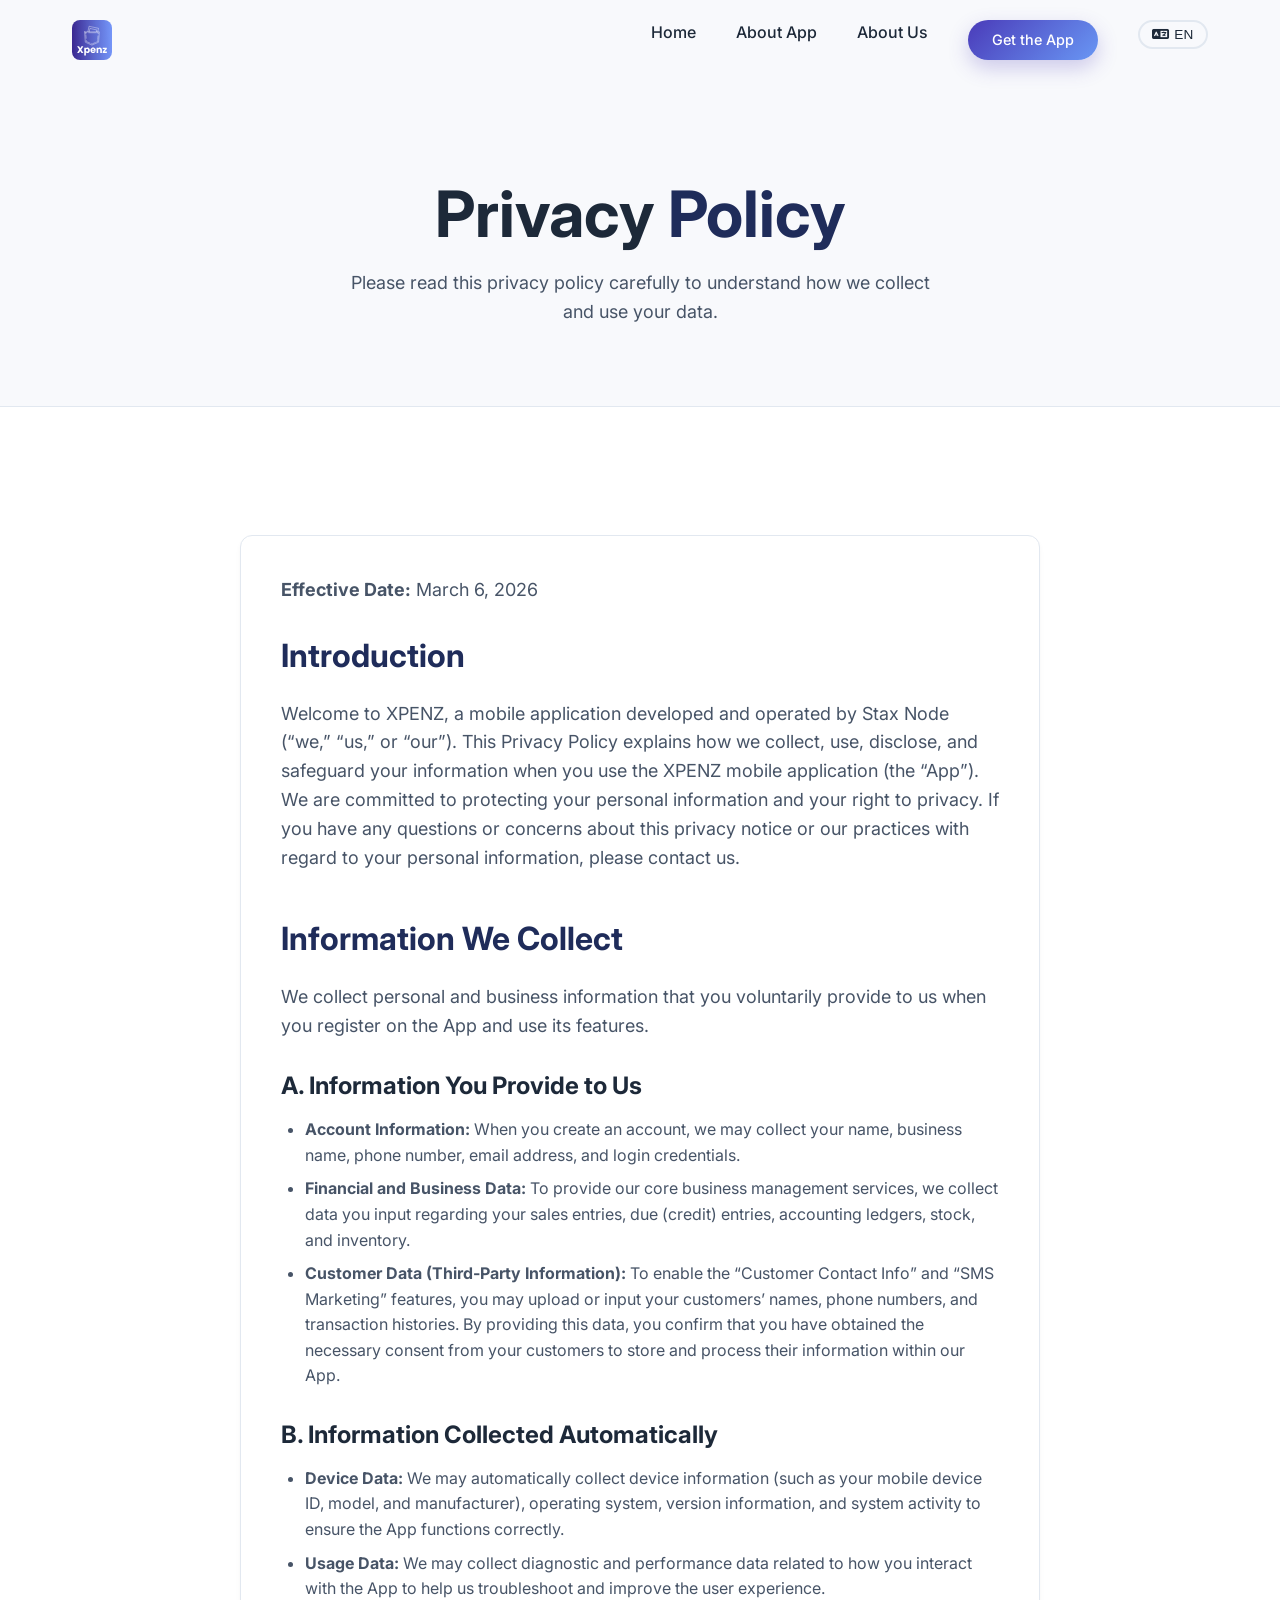
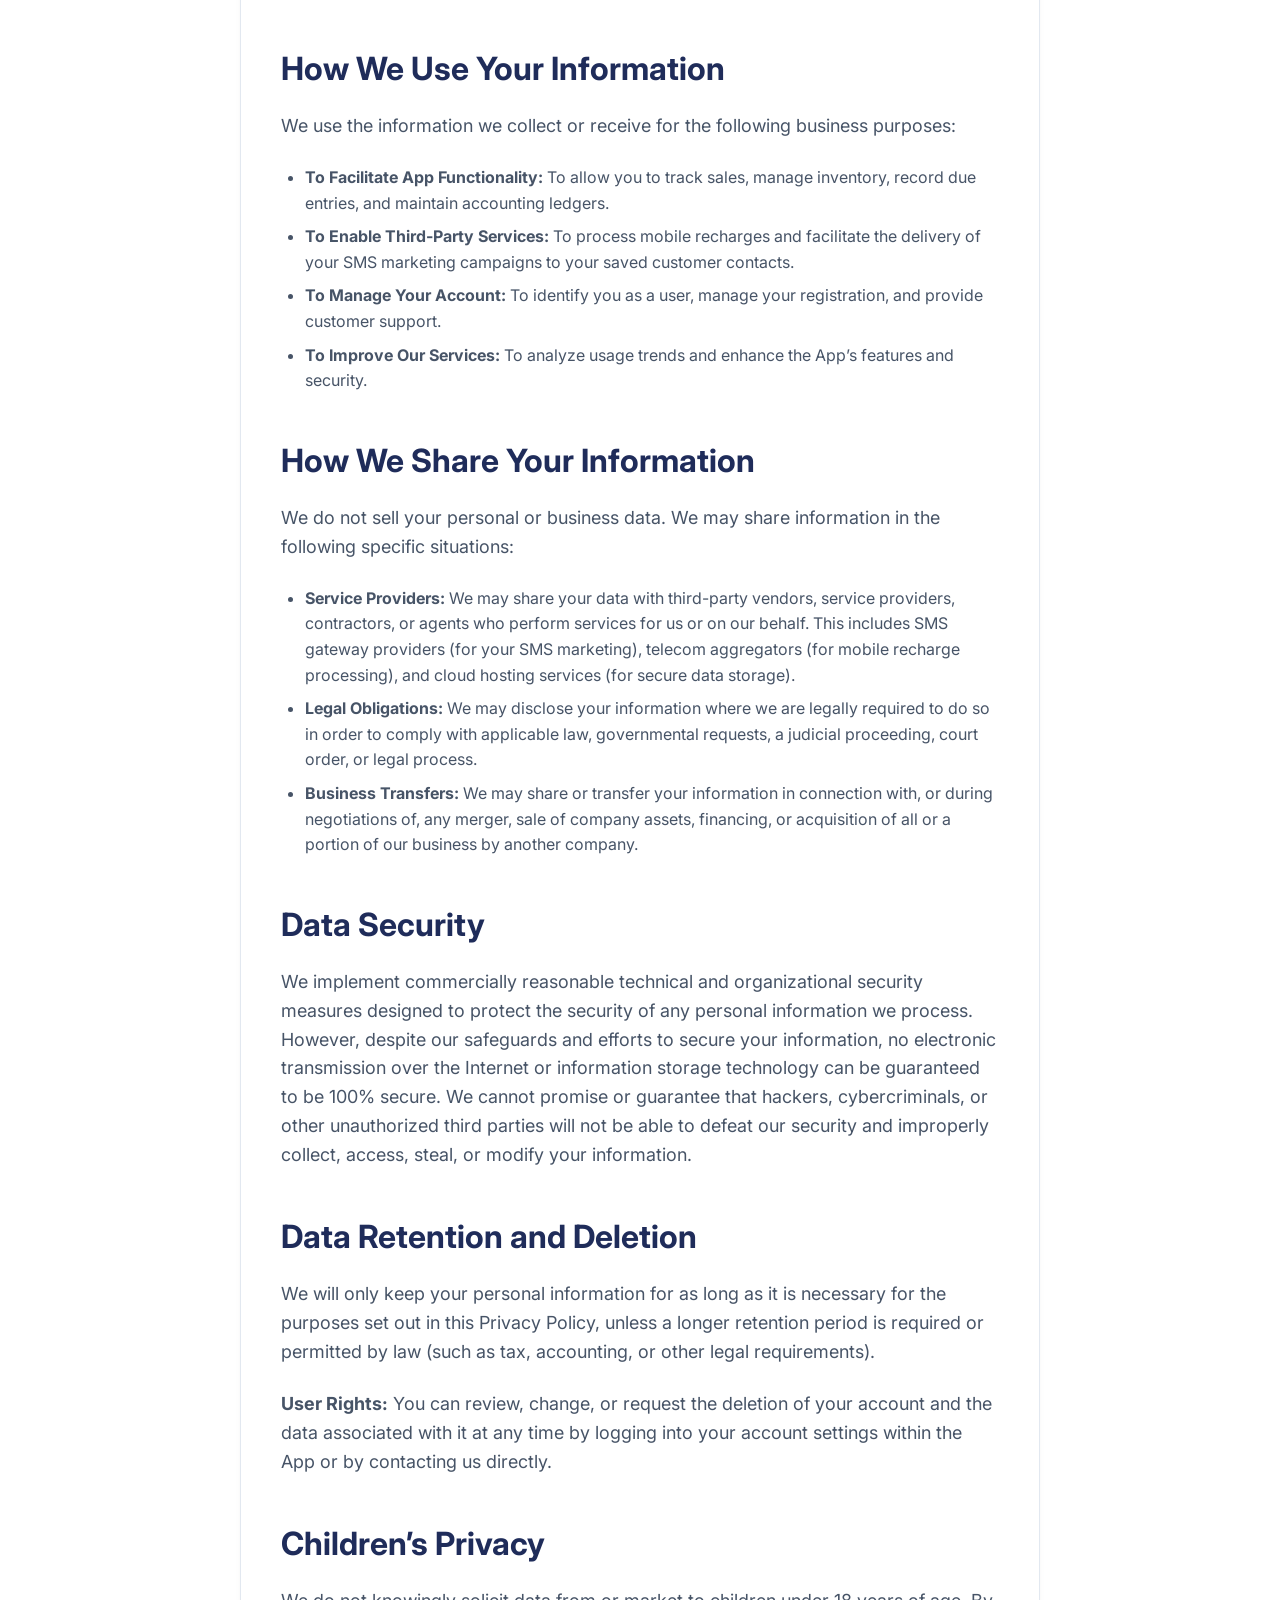
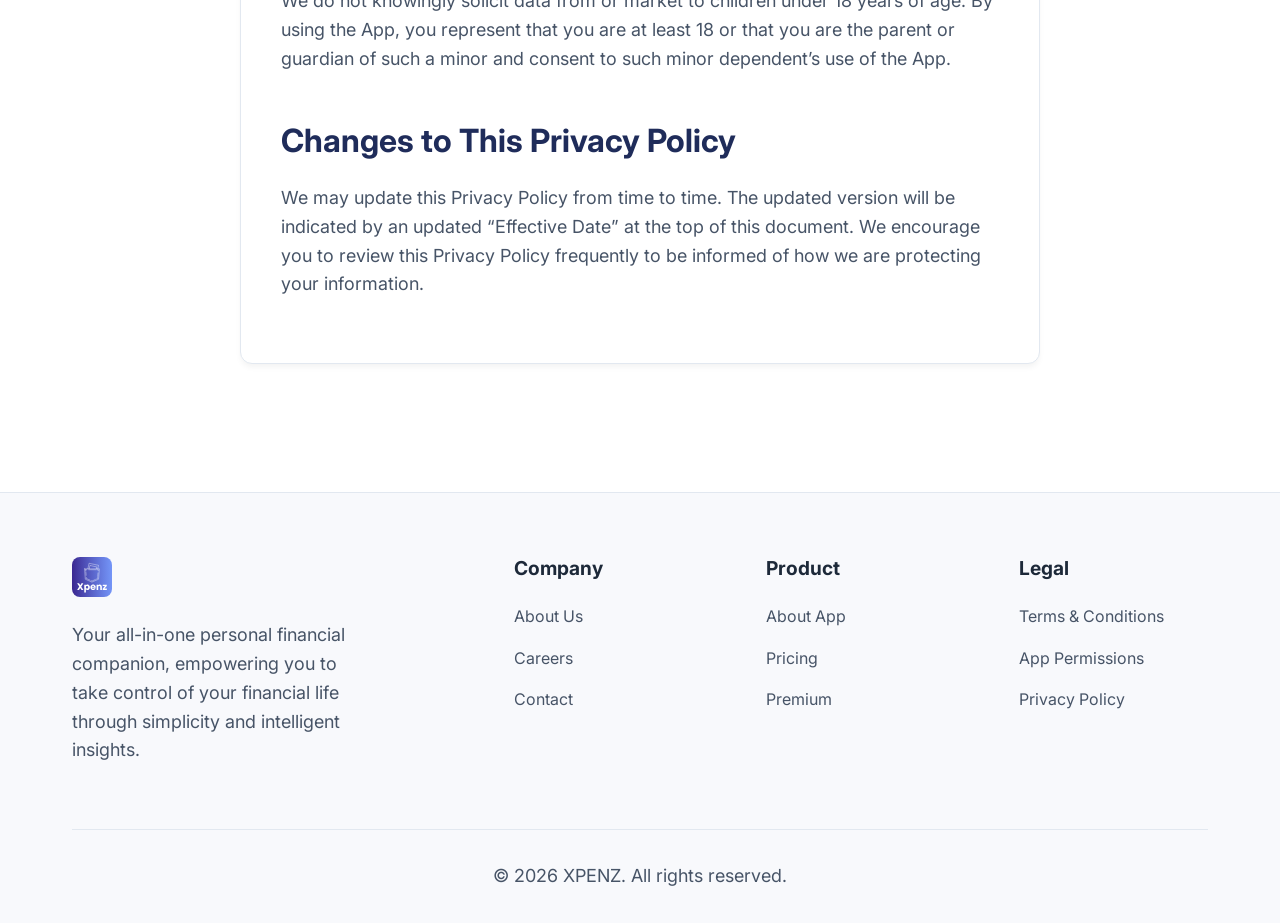
<file: terms.html>
<!DOCTYPE html>
<html lang="en">

<head>
    <meta charset="UTF-8">
    <meta name="viewport" content="width=device-width, initial-scale=1.0">
    <title>Privacy Policy - Xpenz Tracker</title>
    <link rel="icon" type="image/svg+xml" href="assets/images/logo.svg">
    <link rel="stylesheet" href="css/style.css">
    <link rel="stylesheet" href="https://cdnjs.cloudflare.com/ajax/libs/font-awesome/6.4.0/css/all.min.css">
</head>

<body>

    <!-- Navigation -->
    <header>
        <div class="container nav-container">
            <a href="index.html" class="logo">
                <img src="assets/images/logo.svg" alt="Xpenz Logo" style="height: 40px; border-radius: 8px;">
            </a>
            <ul class="nav-links">
                <li><a href="index.html" data-i18n="nav_home">Home</a></li>
                <li><a href="about-app.html" data-i18n="nav_about_app">About App</a></li>
                <li><a href="about-us.html" data-i18n="nav_about_us">About Us</a></li>
                <li><a href="#download" class="btn btn-primary" style="padding: 0.5rem 1.5rem; font-size: 0.9rem;" data-i18n="nav_get_app">Get the App</a></li>
                <li>
                    <button id="lang-toggle" class="btn-outline" style="padding: 0.3rem 0.8rem; font-size: 0.85rem; border-radius: 20px; display: flex; align-items: center; gap: 5px; cursor: pointer; background: transparent; border: 2px solid var(--glass-border); color: var(--text-main);">
                        <i class="fa-solid fa-language"></i> <span id="lang-toggle-text">EN</span>
                    </button>
                </li>
            </ul>
            <button class="mobile-menu-btn">
                <i class="fa-solid fa-bars"></i>
            </button>
        </div>
    </header>

    <!-- Page Header -->
    <section class="page-header">
        <div class="container fade-in-up">
            <h1 data-i18n="terms_title">Privacy <span class="text-gradient">Policy</span></h1>
            <p style="max-width: 600px; margin: 1rem auto;" data-i18n="terms_subtitle">Please read this privacy policy carefully to understand how
                we collect and use your data.</p>
        </div>
    </section>

    <!-- Main Content -->
    <section class="section pt-0">
        <div class="container">
            <div class="glass-panel content-block fade-in-up">

                <p data-i18n="terms_eff_date"><strong>Effective Date:</strong> March 6, 2026</p>

                <h2 class="text-gradient" style="margin-top: 2rem;" data-i18n="terms_intro_title">Introduction</h2>
                <p data-i18n="terms_intro_desc">Welcome to Xpenz, a mobile application developed and operated by Stax Node (“we,” “us,” or “our”).
                    This Privacy Policy explains how we collect, use, disclose, and safeguard your information when you
                    use the Xpenz mobile application (the “App”). We are committed to protecting your personal
                    information and your right to privacy. If you have any questions or concerns about this privacy
                    notice or our practices with regard to your personal information, please contact us.</p>

                <h2 class="text-gradient" data-i18n="terms_info_title">Information We Collect</h2>
                <p data-i18n="terms_info_desc">We collect personal and business information that you voluntarily provide to us when you register on
                    the App and use its features.</p>

                <h3 data-i18n="terms_info_a_title">A. Information You Provide to Us</h3>
                <ul>
                    <li data-i18n="terms_info_a_li1"><strong>Account Information:</strong> When you create an account, we may collect your name,
                        business name, phone number, email address, and login credentials.</li>
                    <li data-i18n="terms_info_a_li2"><strong>Financial and Business Data:</strong> To provide our core business management services,
                        we collect data you input regarding your sales entries, due (credit) entries, accounting
                        ledgers, stock, and inventory.</li>
                    <li data-i18n="terms_info_a_li3"><strong>Customer Data (Third-Party Information):</strong> To enable the “Customer Contact Info”
                        and “SMS Marketing” features, you may upload or input your customers’ names, phone numbers, and
                        transaction histories. By providing this data, you confirm that you have obtained the necessary
                        consent from your customers to store and process their information within our App.</li>
                </ul>

                <h3 data-i18n="terms_info_b_title">B. Information Collected Automatically</h3>
                <ul>
                    <li data-i18n="terms_info_b_li1"><strong>Device Data:</strong> We may automatically collect device information (such as your
                        mobile device ID, model, and manufacturer), operating system, version information, and system
                        activity to ensure the App functions correctly.</li>
                    <li data-i18n="terms_info_b_li2"><strong>Usage Data:</strong> We may collect diagnostic and performance data related to how you
                        interact with the App to help us troubleshoot and improve the user experience.</li>
                </ul>

                <h2 class="text-gradient" data-i18n="terms_use_title">How We Use Your Information</h2>
                <p data-i18n="terms_use_desc">We use the information we collect or receive for the following business purposes:</p>
                <ul>
                    <li data-i18n="terms_use_li1"><strong>To Facilitate App Functionality:</strong> To allow you to track sales, manage inventory,
                        record due entries, and maintain accounting ledgers.</li>
                    <li data-i18n="terms_use_li2"><strong>To Enable Third-Party Services:</strong> To process mobile recharges and facilitate the
                        delivery of your SMS marketing campaigns to your saved customer contacts.</li>
                    <li data-i18n="terms_use_li3"><strong>To Manage Your Account:</strong> To identify you as a user, manage your registration,
                        and provide customer support.</li>
                    <li data-i18n="terms_use_li4"><strong>To Improve Our Services:</strong> To analyze usage trends and enhance the App’s features
                        and security.</li>
                </ul>

                <h2 class="text-gradient" data-i18n="terms_share_title">How We Share Your Information</h2>
                <p data-i18n="terms_share_desc">We do not sell your personal or business data. We may share information in the following specific
                    situations:</p>
                <ul>
                    <li data-i18n="terms_share_li1"><strong>Service Providers:</strong> We may share your data with third-party vendors, service
                        providers, contractors, or agents who perform services for us or on our behalf. This includes
                        SMS gateway providers (for your SMS marketing), telecom aggregators (for mobile recharge
                        processing), and cloud hosting services (for secure data storage).</li>
                    <li data-i18n="terms_share_li2"><strong>Legal Obligations:</strong> We may disclose your information where we are legally
                        required to do so in order to comply with applicable law, governmental requests, a judicial
                        proceeding, court order, or legal process.</li>
                    <li data-i18n="terms_share_li3"><strong>Business Transfers:</strong> We may share or transfer your information in connection
                        with, or during negotiations of, any merger, sale of company assets, financing, or acquisition
                        of all or a portion of our business by another company.</li>
                </ul>

                <h2 class="text-gradient" data-i18n="terms_sec_title">Data Security</h2>
                <p data-i18n="terms_sec_desc">We implement commercially reasonable technical and organizational security measures designed to
                    protect the security of any personal information we process. However, despite our safeguards and
                    efforts to secure your information, no electronic transmission over the Internet or information
                    storage technology can be guaranteed to be 100% secure. We cannot promise or guarantee that hackers,
                    cybercriminals, or other unauthorized third parties will not be able to defeat our security and
                    improperly collect, access, steal, or modify your information.</p>

                <h2 class="text-gradient" data-i18n="terms_ret_title">Data Retention and Deletion</h2>
                <p data-i18n="terms_ret_p1">We will only keep your personal information for as long as it is necessary for the purposes set out
                    in this Privacy Policy, unless a longer retention period is required or permitted by law (such as
                    tax, accounting, or other legal requirements).</p>
                <p data-i18n="terms_ret_p2"><strong>User Rights:</strong> You can review, change, or request the deletion of your account and the
                    data associated with it at any time by logging into your account settings within the App or by
                    contacting us directly.</p>

                <h2 class="text-gradient" data-i18n="terms_child_title">Children’s Privacy</h2>
                <p data-i18n="terms_child_desc">We do not knowingly solicit data from or market to children under 18 years of age. By using the App,
                    you represent that you are at least 18 or that you are the parent or guardian of such a minor and
                    consent to such minor dependent’s use of the App.</p>

                <h2 class="text-gradient" data-i18n="terms_change_title">Changes to This Privacy Policy</h2>
                <p data-i18n="terms_change_desc">We may update this Privacy Policy from time to time. The updated version will be indicated by an
                    updated “Effective Date” at the top of this document. We encourage you to review this Privacy Policy
                    frequently to be informed of how we are protecting your information.</p>
            </div>
        </div>
    </section>

    <!-- Footer -->
    <footer>
        <div class="container">
                        <div class="footer-grid">
                <div class="footer-brand">
                    <a href="index.html" class="logo">
                        <img src="assets/images/logo.svg" alt="Xpenz Logo" style="height: 40px; border-radius: 8px;">
                    </a>
                    <p data-i18n="footer_brand_desc">Your all-in-one personal financial companion, empowering you to take control of your financial life through simplicity and intelligent insights.</p>
                </div>
                
                <div class="footer-links">
                    <h4 data-i18n="footer_company">Company</h4>
                    <ul>
                        <li><a href="about-us.html" data-i18n="nav_about_us">About Us</a></li>
                        <li><a href="#" data-i18n="footer_careers">Careers</a></li>
                        <li><a href="contact.html" data-i18n="footer_contact">Contact</a></li>
                    </ul>
                </div>
                
                <div class="footer-links">
                    <h4 data-i18n="footer_product">Product</h4>
                    <ul>
                        <li><a href="about-app.html" data-i18n="nav_about_app">Features</a></li>
                        <li><a href="#" data-i18n="footer_pricing">Pricing</a></li>
                        <li><a href="about-app.html#premium" data-i18n="footer_premium">Premium</a></li>
                    </ul>
                </div>
                
                <div class="footer-links">
                    <h4 data-i18n="footer_legal">Legal</h4>
                    <ul>
                        <li><a href="terms.html" data-i18n="footer_terms">Terms & Conditions</a></li>
                        <li><a href="permissions.html" data-i18n="footer_permissions">App Permissions</a></li>
                        <li><a href="terms.html" data-i18n="footer_privacy">Privacy Policy</a></li>
                    </ul>
                </div>
            </div>
            <div class="footer-bottom">
                <p data-i18n="footer_copyright">&copy; 2026 Xpenz. All rights reserved.</p>
            </div>
        </div>
    </footer>

    <script src="js/i18n.js"></script>
    <script src="js/main.js"></script>
</body>

</html>
</file>
<file: css/style.css>
@import url('https://fonts.googleapis.com/css2?family=Inter:wght@400;500;600;700;800&display=swap');

:root {
  /* Color Palette */
  --bg-color: #ffffff;
  --bg-secondary: #F8F9FC;
  --primary: #1F2C5A;
  --primary-glow: rgba(31, 44, 90, 0.1);
  --secondary: #1573FF;
  --accent: #F59E0B;
  --text-main: #1D2939;
  --text-muted: #475467;
  --success: #27AE60;
  --danger: #EB5757;

  /* Glassmorphism -> Flat Design */
  --glass-bg: #ffffff;
  --glass-border: #e2e8f0;

  /* Typography */
  --font-heading: 'Inter', sans-serif;
  --font-body: 'Inter', sans-serif;

  /* Layout */
  --max-width: 1200px;
  --header-height: 80px;
}

* {
  margin: 0;
  padding: 0;
  box-sizing: border-box;
}

html {
  scroll-behavior: smooth;
}

body {
  font-family: var(--font-body);
  background-color: var(--bg-color);
  color: var(--text-main);
  line-height: 1.6;
  overflow-x: hidden;
}

/* Typography */
h1, h2, h3, h4, h5, h6 {
  font-family: var(--font-heading);
  font-weight: 700;
  line-height: 1.2;
}

h1 { font-size: clamp(2.5rem, 5vw, 4.5rem); }
h2 { font-size: clamp(2rem, 4vw, 3rem); }
h3 { font-size: clamp(1.5rem, 3vw, 2rem); }
p { font-size: 1.125rem; color: var(--text-muted); }

/* Gradient Text -> Solid Accent */
.text-gradient {
  background: none;
  -webkit-background-clip: initial;
  -webkit-text-fill-color: initial;
  background-clip: initial;
  color: var(--primary);
}

/* Utilities */
.container {
  max-width: var(--max-width);
  margin: 0 auto;
  padding: 0 2rem;
}

.glass-panel {
  background: var(--glass-bg);
  border: 1px solid var(--glass-border);
  border-radius: 12px;
  padding: 2.5rem;
  box-shadow: 0 4px 6px -1px rgba(0, 0, 0, 0.05);
  transition: transform 0.2s ease, box-shadow 0.2s ease, border-color 0.2s ease;
}

.glass-panel:hover {
  transform: translateY(-4px);
  box-shadow: 0 10px 15px -3px rgba(0, 0, 0, 0.1);
  border-color: #cbd5e1;
}

.btn {
  display: inline-flex;
  align-items: center;
  justify-content: center;
  padding: 0.875rem 2rem;
  font-family: var(--font-heading);
  font-weight: 600;
  font-size: 1.125rem;
  border-radius: 50px;
  text-decoration: none;
  transition: all 0.3s ease;
  cursor: pointer;
  border: none;
}

.btn-primary {
  background: linear-gradient(135deg, #4A3BB9 0%, #6997F4 100%);
  color: white !important;
  box-shadow: 0 8px 20px rgba(74, 59, 185, 0.25);
}

.btn-primary:hover {
  box-shadow: 0 12px 25px rgba(74, 59, 185, 0.35);
  transform: translateY(-2px);
  background: linear-gradient(135deg, #5746D6 0%, #7CABFF 100%);
}

.btn-outline {
  background: transparent;
  color: var(--text-main);
  border: 2px solid var(--glass-border);
}

.btn-outline:hover {
  border-color: var(--primary);
  background: rgba(124, 58, 237, 0.1);
  transform: translateY(-2px);
}

/* Header & Navigation */
header {
  position: fixed;
  top: 0;
  width: 100%;
  height: var(--header-height);
  z-index: 1000;
  transition: all 0.3s ease;
  background: transparent;
}

header.scrolled {
  background: #ffffff;
  border-bottom: 1px solid var(--glass-border);
}

.nav-container {
  display: flex;
  justify-content: space-between;
  align-items: center;
  height: 100%;
}

.logo {
  font-family: var(--font-heading);
  font-size: 1.8rem;
  font-weight: 800;
  color: var(--text-main);
  text-decoration: none;
  display: flex;
  align-items: center;
  gap: 0.5rem;
}

.logo span {
  color: var(--primary);
}

.nav-links {
  display: flex;
  gap: 2.5rem;
  list-style: none;
}

.nav-links a {
  color: var(--text-main);
  text-decoration: none;
  font-weight: 500;
  font-size: 1rem;
  transition: color 0.3s ease;
  position: relative;
}

.nav-links a::after {
  content: '';
  position: absolute;
  bottom: -4px;
  left: 0;
  width: 0;
  height: 2px;
  background: var(--primary);
  transition: width 0.3s ease;
}

.nav-links a:hover::after,
.nav-links a.active::after {
  width: 100%;
}

.nav-links a:hover,
.nav-links a.active {
  color: var(--primary);
}

.mobile-menu-btn {
  display: none;
  background: none;
  border: none;
  color: var(--text-main);
  font-size: 1.5rem;
  cursor: pointer;
}

/* Hero Section */
.hero {
  min-height: 100vh;
  display: flex;
  align-items: center;
  padding-top: var(--header-height);
  position: relative;
  overflow: hidden;
}

/* Background Effects */
.blob {
  position: absolute;
  border-radius: 50%;
  filter: blur(100px);
  z-index: -1;
  opacity: 0.5;
}

.blob-1 {
  top: 10%;
  left: -10%;
  width: 500px;
  height: 500px;
  background: var(--primary);
  animation: float 10s infinite alternate ease-in-out;
}

.blob-2 {
  bottom: 10%;
  right: -10%;
  width: 600px;
  height: 600px;
  background: var(--secondary);
  animation: float 12s infinite alternate-reverse ease-in-out;
}

.hero-grid {
  display: grid;
  grid-template-columns: 1fr 1fr;
  gap: 4rem;
  align-items: center;
}

.hero-content {
  display: flex;
  flex-direction: column;
  gap: 2rem;
}

.hero-content h1 {
  margin-bottom: 0.5rem;
}

.hero-buttons {
  display: flex;
  gap: 1rem;
}

.hero-image-wrapper {
  position: relative;
  display: flex;
  justify-content: center;
  align-items: center;
}

.hero-mockup {
  width: 100%;
  max-width: 500px;
  border-radius: 40px;
  box-shadow: 0 20px 60px rgba(0, 0, 0, 0.1), 0 0 40px var(--primary-glow);
  animation: float-mockup 6s infinite ease-in-out;
  border: 2px solid var(--glass-border);
}

.hero-features-list-card {
    background: linear-gradient(135deg, rgba(220, 225, 255, 0.8) 0%, rgba(255, 255, 255, 0.95) 40%, rgba(255, 255, 255, 1) 100%);
    backdrop-filter: blur(10px);
    border: 1px solid var(--glass-border);
    border-radius: 16px;
    padding: 24px 32px;
    display: flex;
    flex-direction: column;
    gap: 1.5rem;
    box-shadow: 0 15px 35px rgba(0, 0, 0, 0.05);
    margin: 2rem 0;
}

.hero-list-item {
    display: flex;
    flex-direction: column;
    gap: 8px;
}

.hero-list-item .icon {
    color: var(--primary);
    font-size: 1.25rem;
}

.hero-list-item p {
    color: var(--text-main);
    font-size: 1.05rem;
    margin: 0;
    line-height: 1.5;
    font-weight: 500;
}

/* Sections */
.section {
  padding: 8rem 0;
  position: relative;
}

.section-header {
  text-align: center;
  margin-bottom: 5rem;
}

.section-header h2 {
  margin-bottom: 1rem;
}

/* Feature Highlights (Alternating) */
.feature-highlight {
  display: grid;
  grid-template-columns: 1fr 1fr;
  gap: 4rem;
  align-items: center;
  padding: 6rem 0;
}

.feature-highlight:nth-child(even) .highlight-content {
  order: 2;
}

.feature-highlight:nth-child(even) .highlight-image {
  order: 1;
}

.highlight-content h2 {
  font-size: 2.5rem;
  margin-bottom: 1.5rem;
  color: var(--text-main);
}

.highlight-content p {
  font-size: 1.125rem;
  color: var(--text-muted);
  margin-bottom: 2rem;
  line-height: 1.8;
}

.highlight-image {
  display: flex;
  justify-content: center;
  align-items: center;
}

.highlight-image .phone-frame {
  animation: none; /* Stop floating for these blocks */
  box-shadow: 0 30px 60px rgba(0, 0, 0, 0.15);
}

@media (max-width: 992px) {
  .feature-highlight {
    grid-template-columns: 1fr;
    text-align: center;
    gap: 3rem;
    padding: 4rem 0;
  }
  
  .feature-highlight:nth-child(even) .highlight-content,
  .feature-highlight:nth-child(even) .highlight-image {
    order: unset; /* Reset order on mobile */
  }
}

/* Features Grid */
.features-grid {
  display: grid;
  grid-template-columns: repeat(auto-fill, minmax(240px, 1fr));
  gap: 2rem;
}

.feature-card {
  display: flex;
  flex-direction: column;
  gap: 1.5rem;
}

.feature-icon {
  width: 60px;
  height: 60px;
  border-radius: 16px;
  background: rgba(124, 58, 237, 0.1);
  display: flex;
  align-items: center;
  justify-content: center;
  font-size: 1.8rem;
  color: var(--primary);
  border: 1px solid var(--glass-border);
}

.feature-card h3 {
  font-size: 1.5rem;
}

/* Small Feature Cards */
.feature-card-small {
  display: flex;
  align-items: center;
  gap: 1rem;
  padding: 1rem 1.25rem;
  background: #ffffff;
  border: 1px solid var(--glass-border);
  border-radius: 8px;
  box-shadow: none;
  transition: all 0.2s ease;
}

.feature-card-small:hover {
  transform: translateY(-2px);
  box-shadow: 0 4px 6px -1px rgba(0, 0, 0, 0.05);
  border-color: #cbd5e1;
}

.feature-card-small i {
  font-size: 1.2rem;
  color: var(--primary);
  background: rgba(124, 58, 237, 0.1);
  padding: 10px;
  border-radius: 10px;
  flex-shrink: 0;
}

.feature-card-small h3 {
  font-size: 0.95rem;
  font-weight: 600;
  margin: 0;
  color: var(--text-main);
  line-height: 1.3;
}

/* Stats Section */
.stats-grid {
  display: grid;
  grid-template-columns: repeat(auto-fit, minmax(200px, 1fr));
  gap: 2rem;
  text-align: center;
}

.stat-item {
  display: flex;
  flex-direction: column;
  gap: 0.5rem;
}

.stat-number {
  font-family: var(--font-heading);
  font-size: 3rem;
  font-weight: 800;
  color: var(--text-main);
}

/* Page Headers (for inner pages) */
.page-header {
  padding-top: calc(var(--header-height) + 6rem);
  padding-bottom: 4rem;
  text-align: center;
  background: var(--bg-secondary);
  border-bottom: 1px solid var(--glass-border);
}

/* Content Blocks (for About, Terms, etc.) */
.content-block {
  max-width: 800px;
  margin: 0 auto;
}

.content-block h2 {
  margin-top: 3rem;
  margin-bottom: 1.5rem;
  font-size: 2rem;
}

.content-block h3 {
  margin-top: 2rem;
  margin-bottom: 1rem;
  font-size: 1.5rem;
}

.content-block p, .content-block ul {
  margin-bottom: 1.5rem;
}

.content-block ul {
  padding-left: 1.5rem;
}

.content-block li {
  margin-bottom: 0.5rem;
  color: var(--text-muted);
}

/* Footer */
footer {
  background: var(--bg-secondary);
  border-top: 1px solid var(--glass-border);
  padding: 4rem 0 2rem;
}

.footer-grid {
  display: grid;
  grid-template-columns: 2fr 1fr 1fr 1fr;
  gap: 4rem;
  margin-bottom: 4rem;
}

.footer-brand p {
  margin-top: 1.5rem;
  max-width: 300px;
}

.footer-links h4 {
  color: var(--text-main);
  margin-bottom: 1.5rem;
  font-size: 1.2rem;
}

.footer-links ul {
  list-style: none;
  display: flex;
  flex-direction: column;
  gap: 1rem;
}

.footer-links a {
  color: var(--text-muted);
  text-decoration: none;
  transition: color 0.3s ease;
}

.footer-links a:hover {
  color: var(--primary);
}

.footer-bottom {
  text-align: center;
  padding-top: 2rem;
  border-top: 1px solid var(--glass-border);
  color: var(--text-muted);
}

/* Animations */
@keyframes float {
  0% { transform: translate(0, 0); }
  100% { transform: translate(50px, 50px); }
}

@keyframes float-mockup {
  0%, 100% { transform: translateY(0); }
  50% { transform: translateY(-20px); }
}

.fade-in-up {
  opacity: 0;
  transform: translateY(30px);
  transition: opacity 0.8s ease, transform 0.8s ease;
}

.fade-in-up.visible {
  opacity: 1;
  transform: translateY(0);
}

/* Responsive Design */
@media (max-width: 992px) {
  .hero-grid {
    grid-template-columns: 1fr;
    text-align: center;
    margin-top: 4rem;
  }

  .hero-content {
    align-items: center;
  }

  .hero-buttons {
    justify-content: center;
  }

  .footer-grid {
    grid-template-columns: 1fr 1fr;
  }
}

@media (max-width: 768px) {
  .nav-links {
    position: fixed;
    top: var(--header-height);
    left: 0;
    width: 100%;
    background: rgba(255, 255, 255, 0.98);
    backdrop-filter: blur(20px);
    flex-direction: column;
    padding: 2rem;
    gap: 1.5rem;
    text-align: center;
    border-bottom: 1px solid var(--glass-border);
    clip-path: circle(0% at 100% 0);
    transition: clip-path 0.5s ease-in-out;
  }

  .nav-links.active {
    clip-path: circle(150% at 100% 0);
  }

  .mobile-menu-btn {
    display: block;
  }

  .footer-grid {
    grid-template-columns: 1fr;
    gap: 2rem;
    text-align: center;
  }

  .footer-brand {
    display: flex;
    flex-direction: column;
    align-items: center;
  }
}
</file>
<file: css/mockup.css>
/* Phone Frame */
.phone-frame {
  width: 320px;
  height: 650px;
  background-color: #000;
  border-radius: 40px;
  border: 12px solid #111;
  box-shadow: 0 25px 50px -12px rgba(0, 0, 0, 0.5), 0 0 0 1px rgba(0,0,0,0.1);
  position: relative;
  overflow: hidden;
  display: flex;
  margin: 0 auto;
  animation: float-mockup 6s infinite ease-in-out;
}

/* Dynamic Island / Notch */
.phone-frame::before {
  content: '';
  position: absolute;
  top: 0;
  left: 50%;
  transform: translateX(-50%);
  width: 120px;
  height: 25px;
  background-color: #111;
  border-bottom-left-radius: 15px;
  border-bottom-right-radius: 15px;
  z-index: 10;
}

.phone-screen {
  width: 100%;
  height: 100%;
  object-fit: cover;
  object-position: top;
  border-radius: 28px; /* inner border radius */
}
</file>
